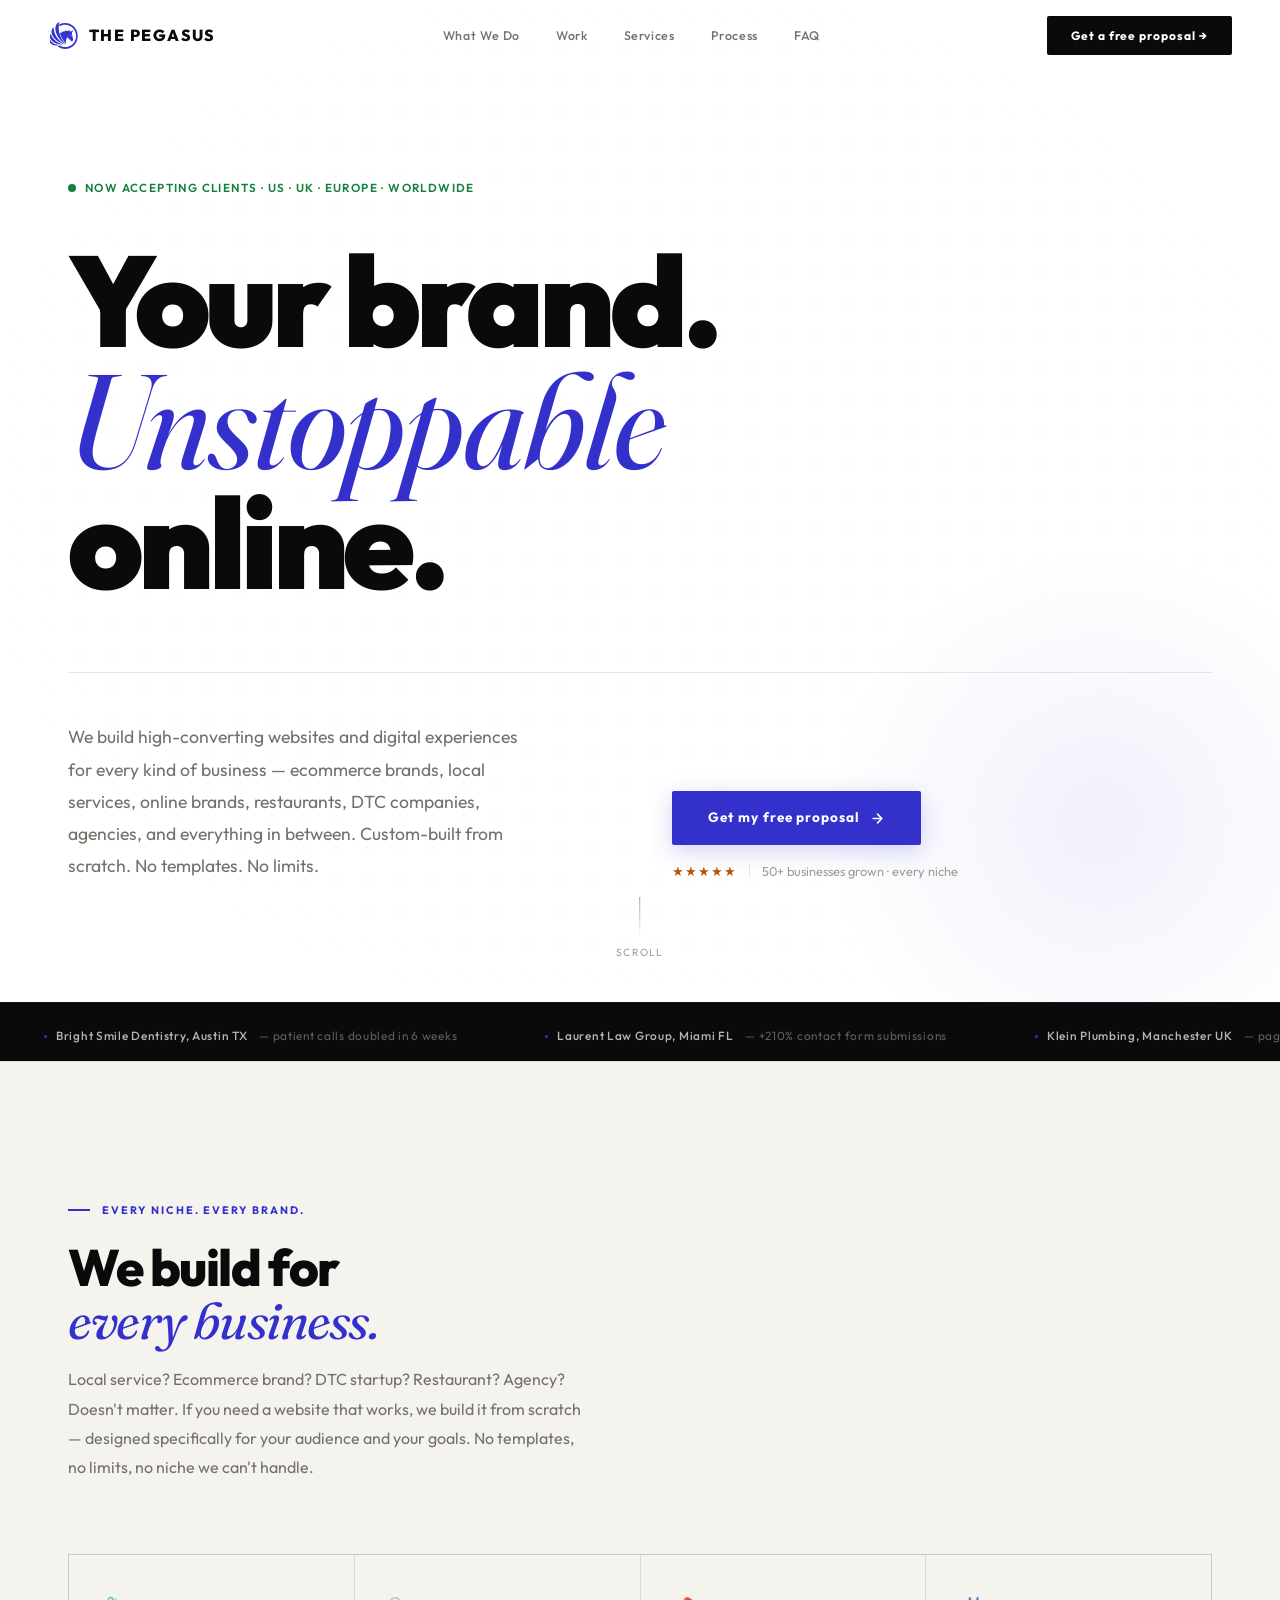
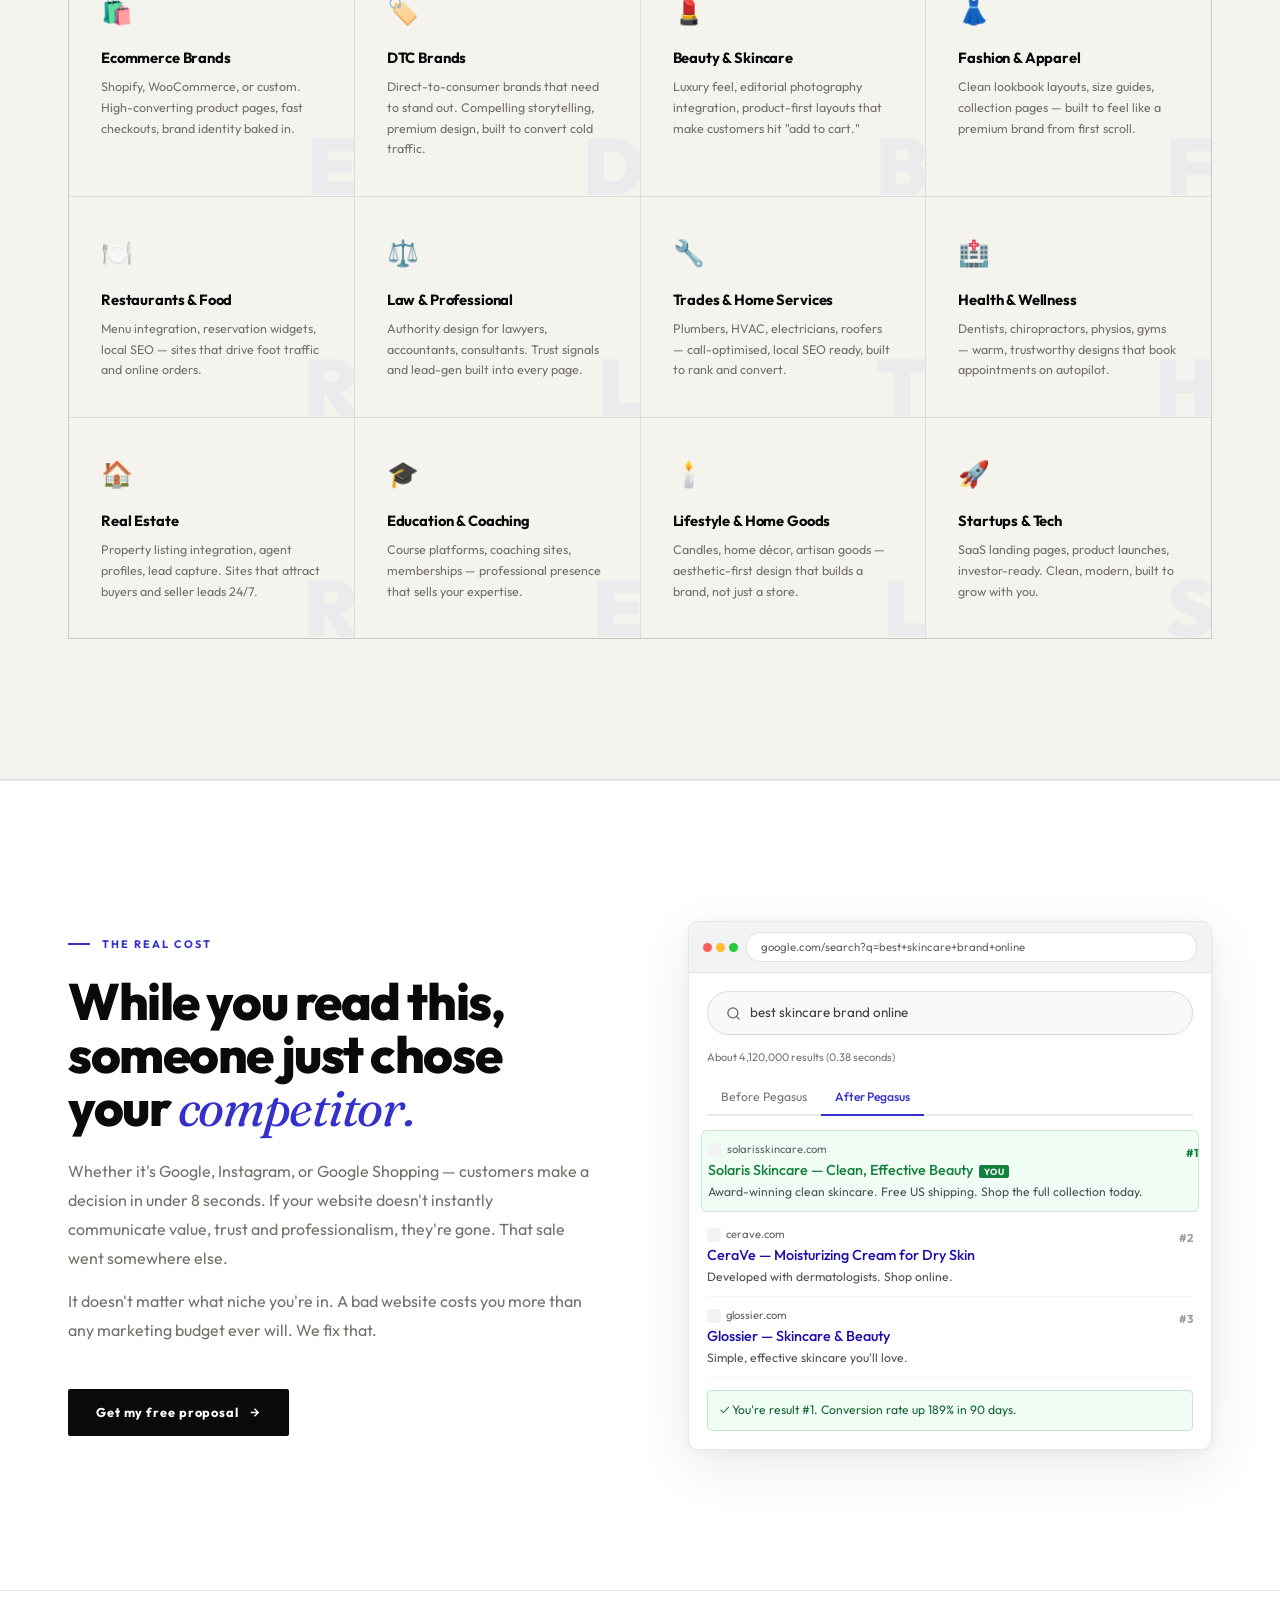
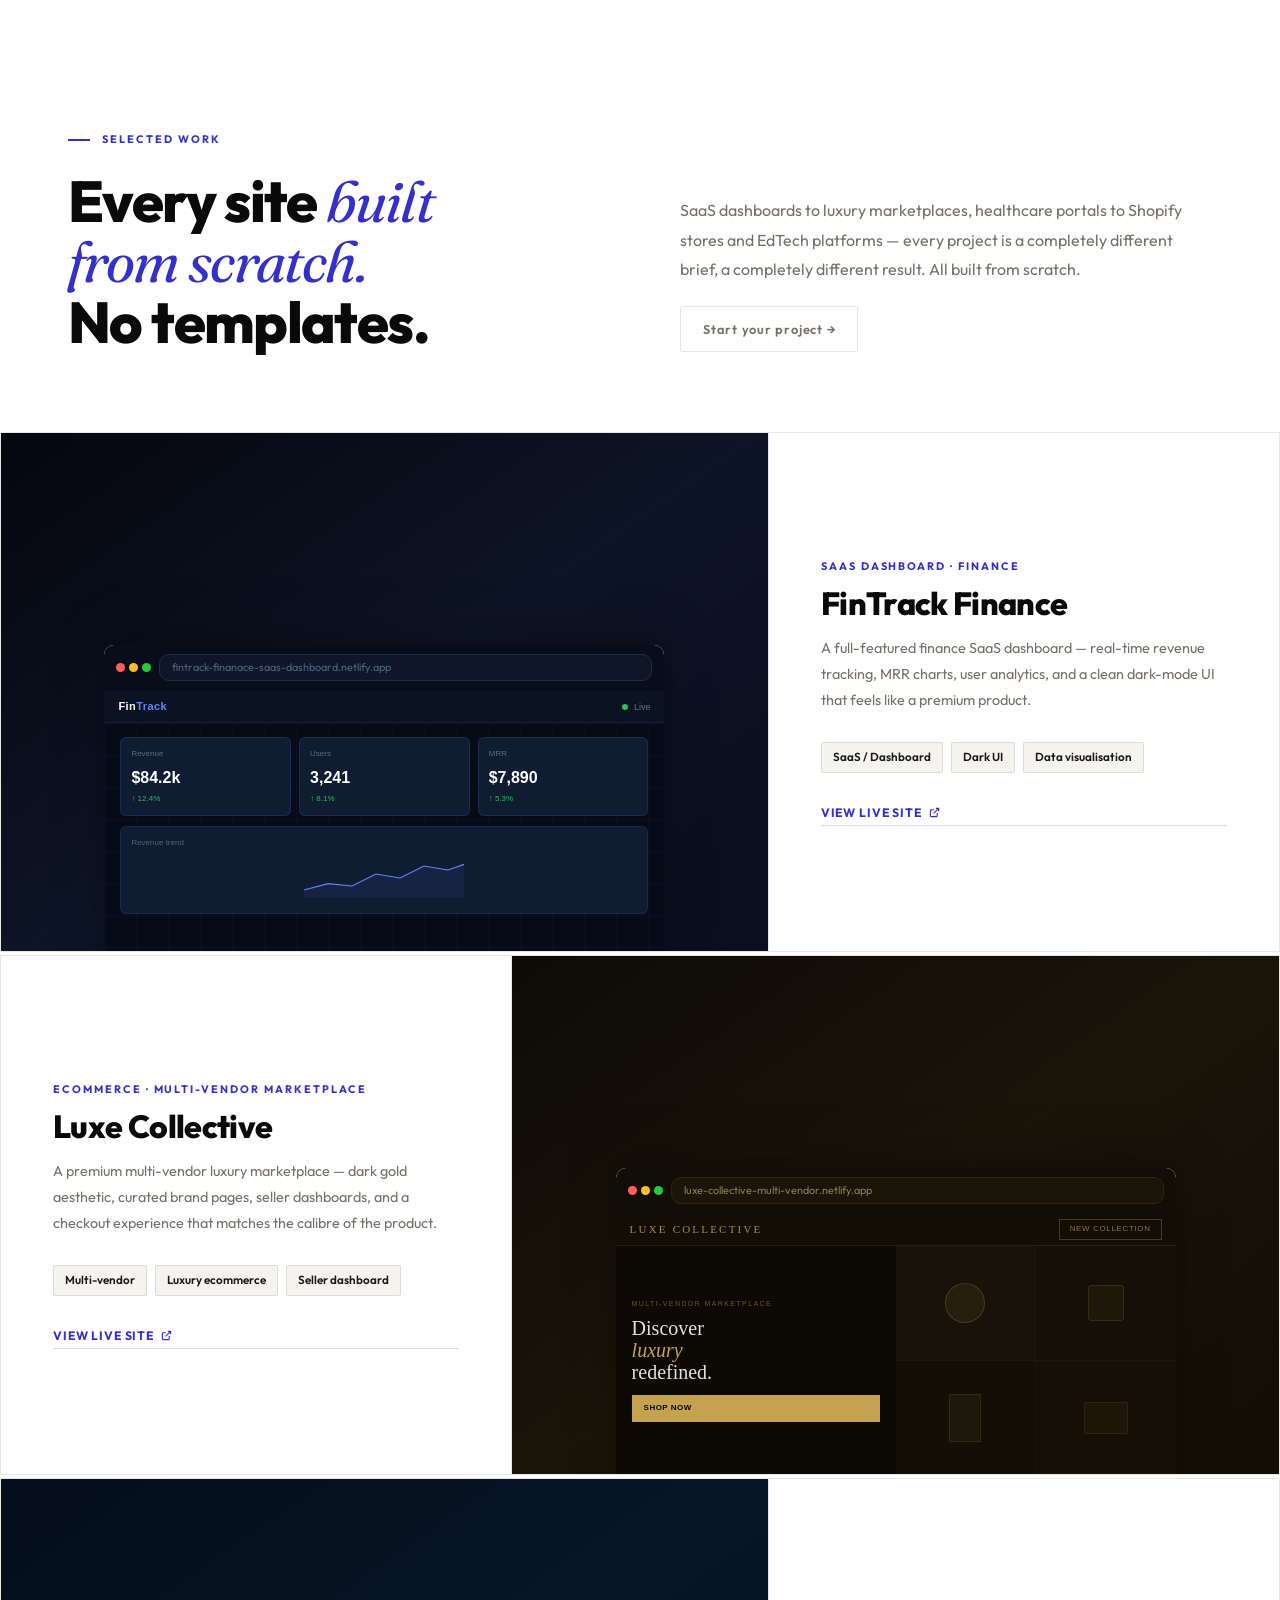
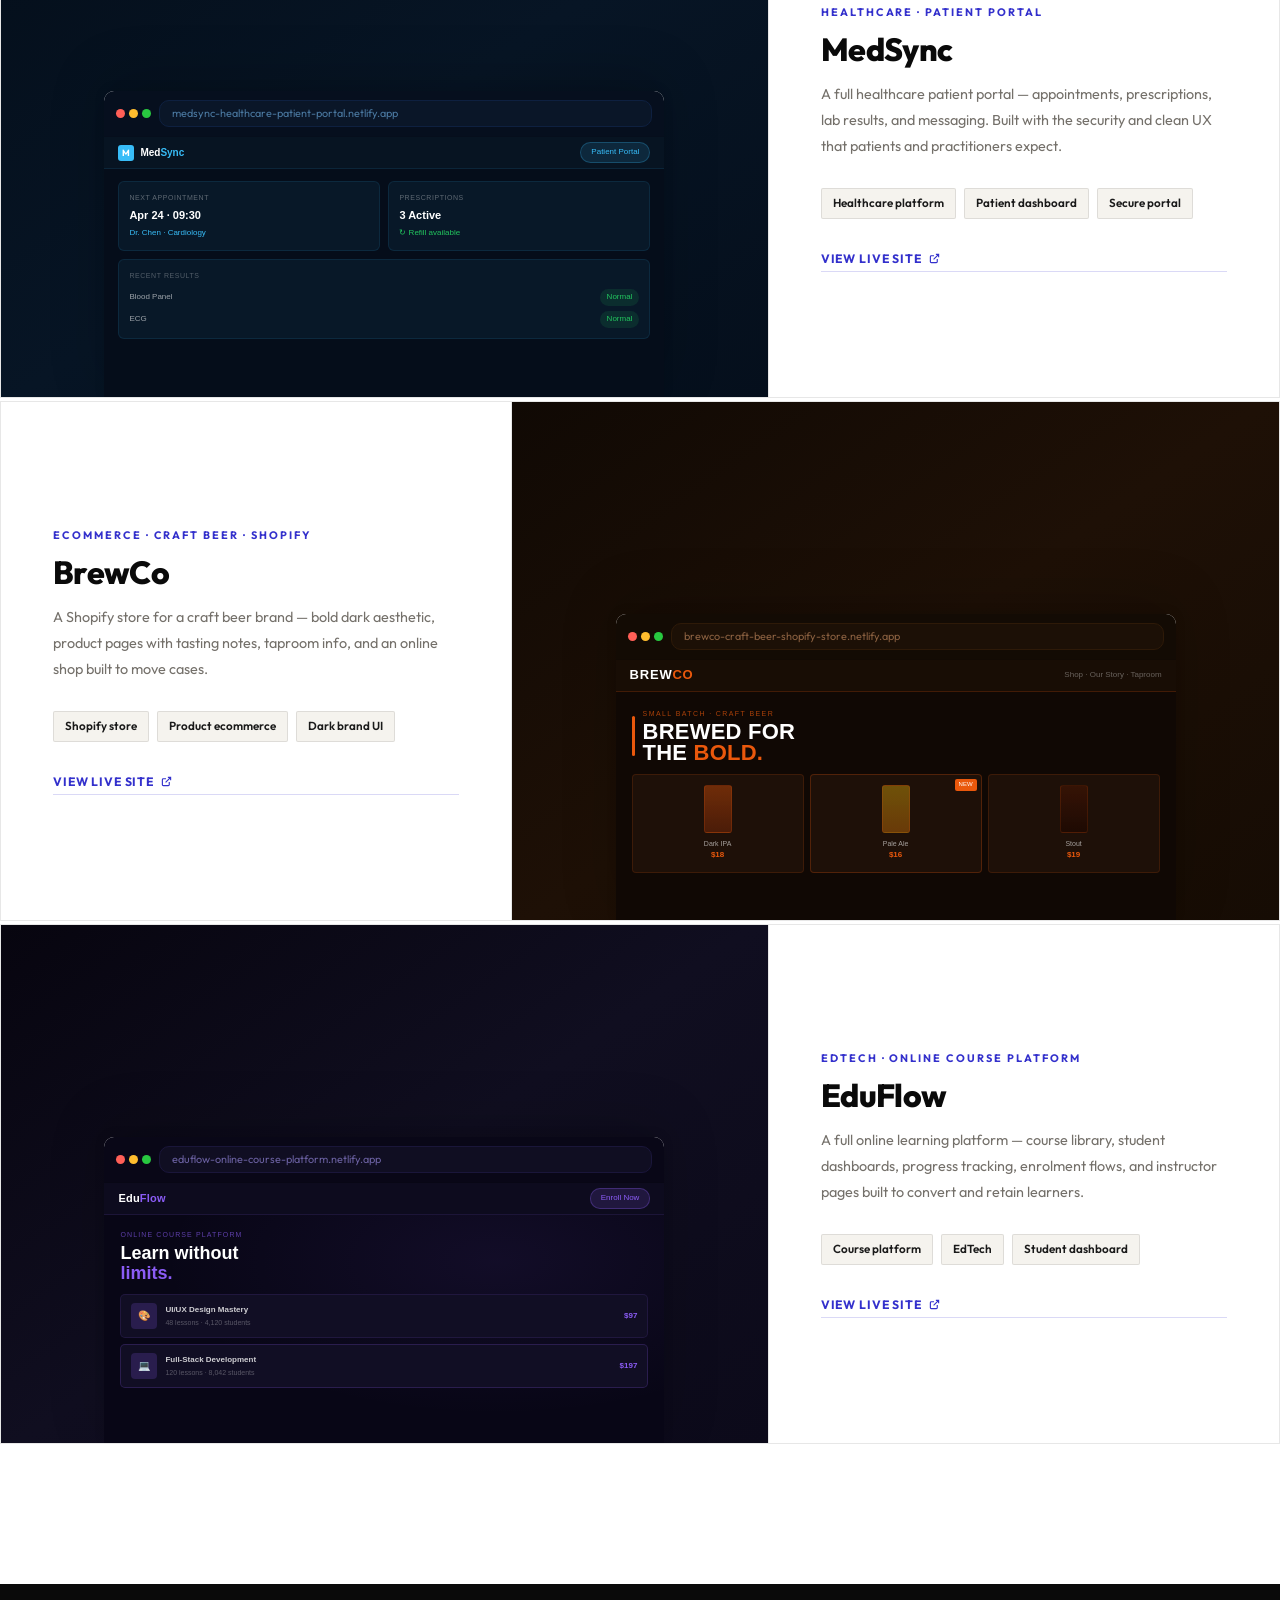
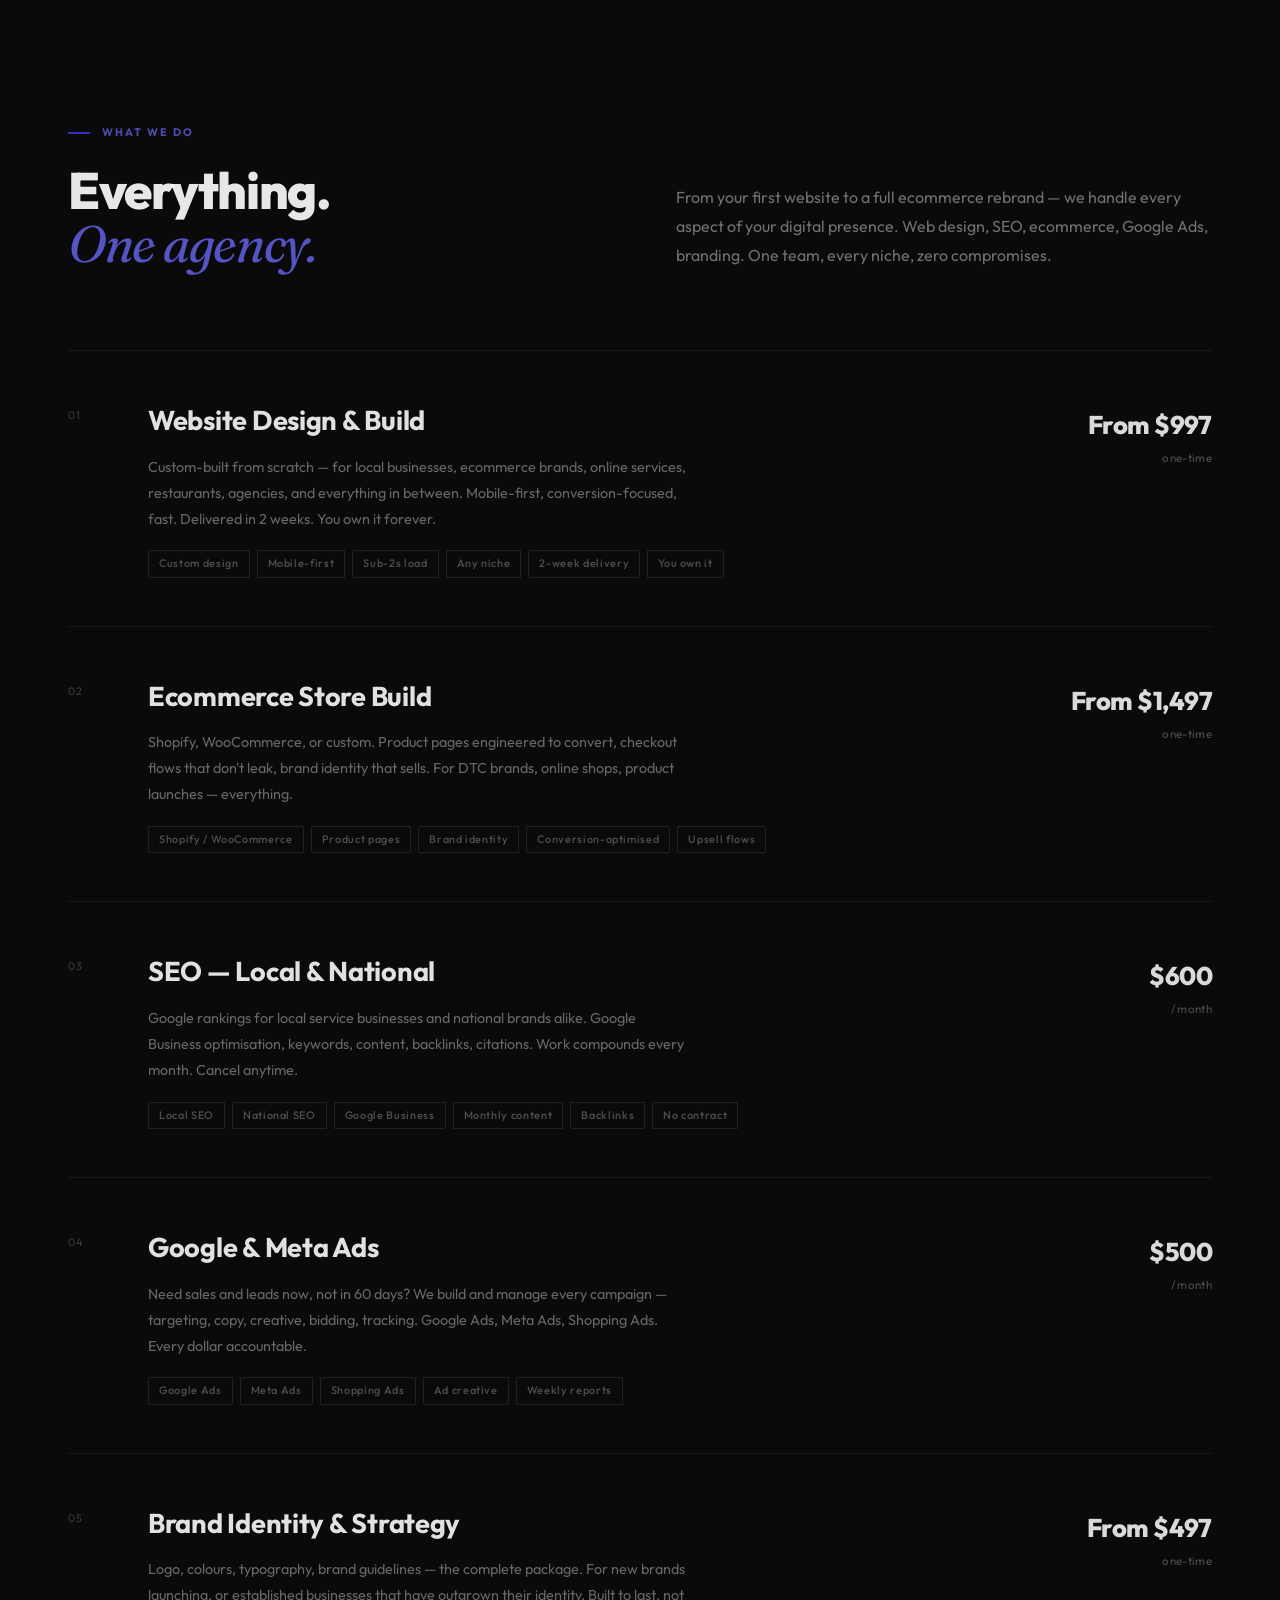
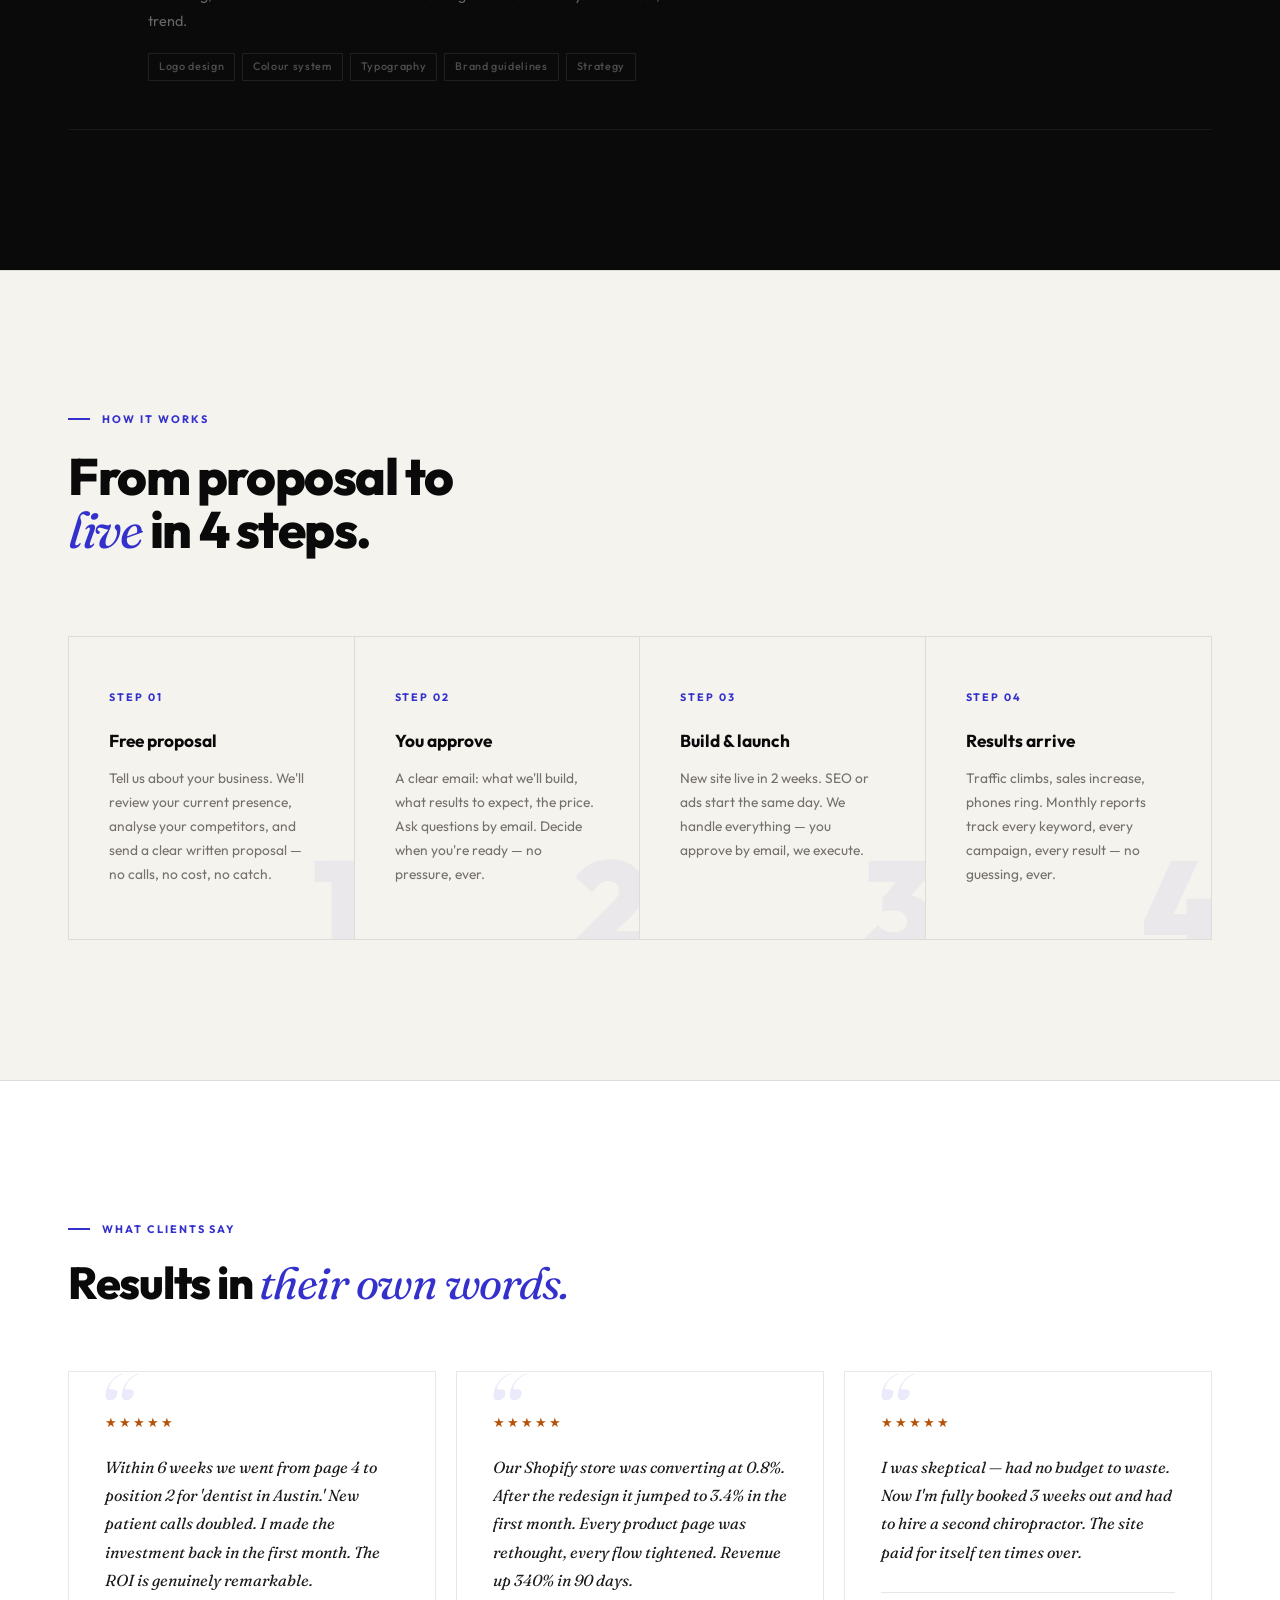
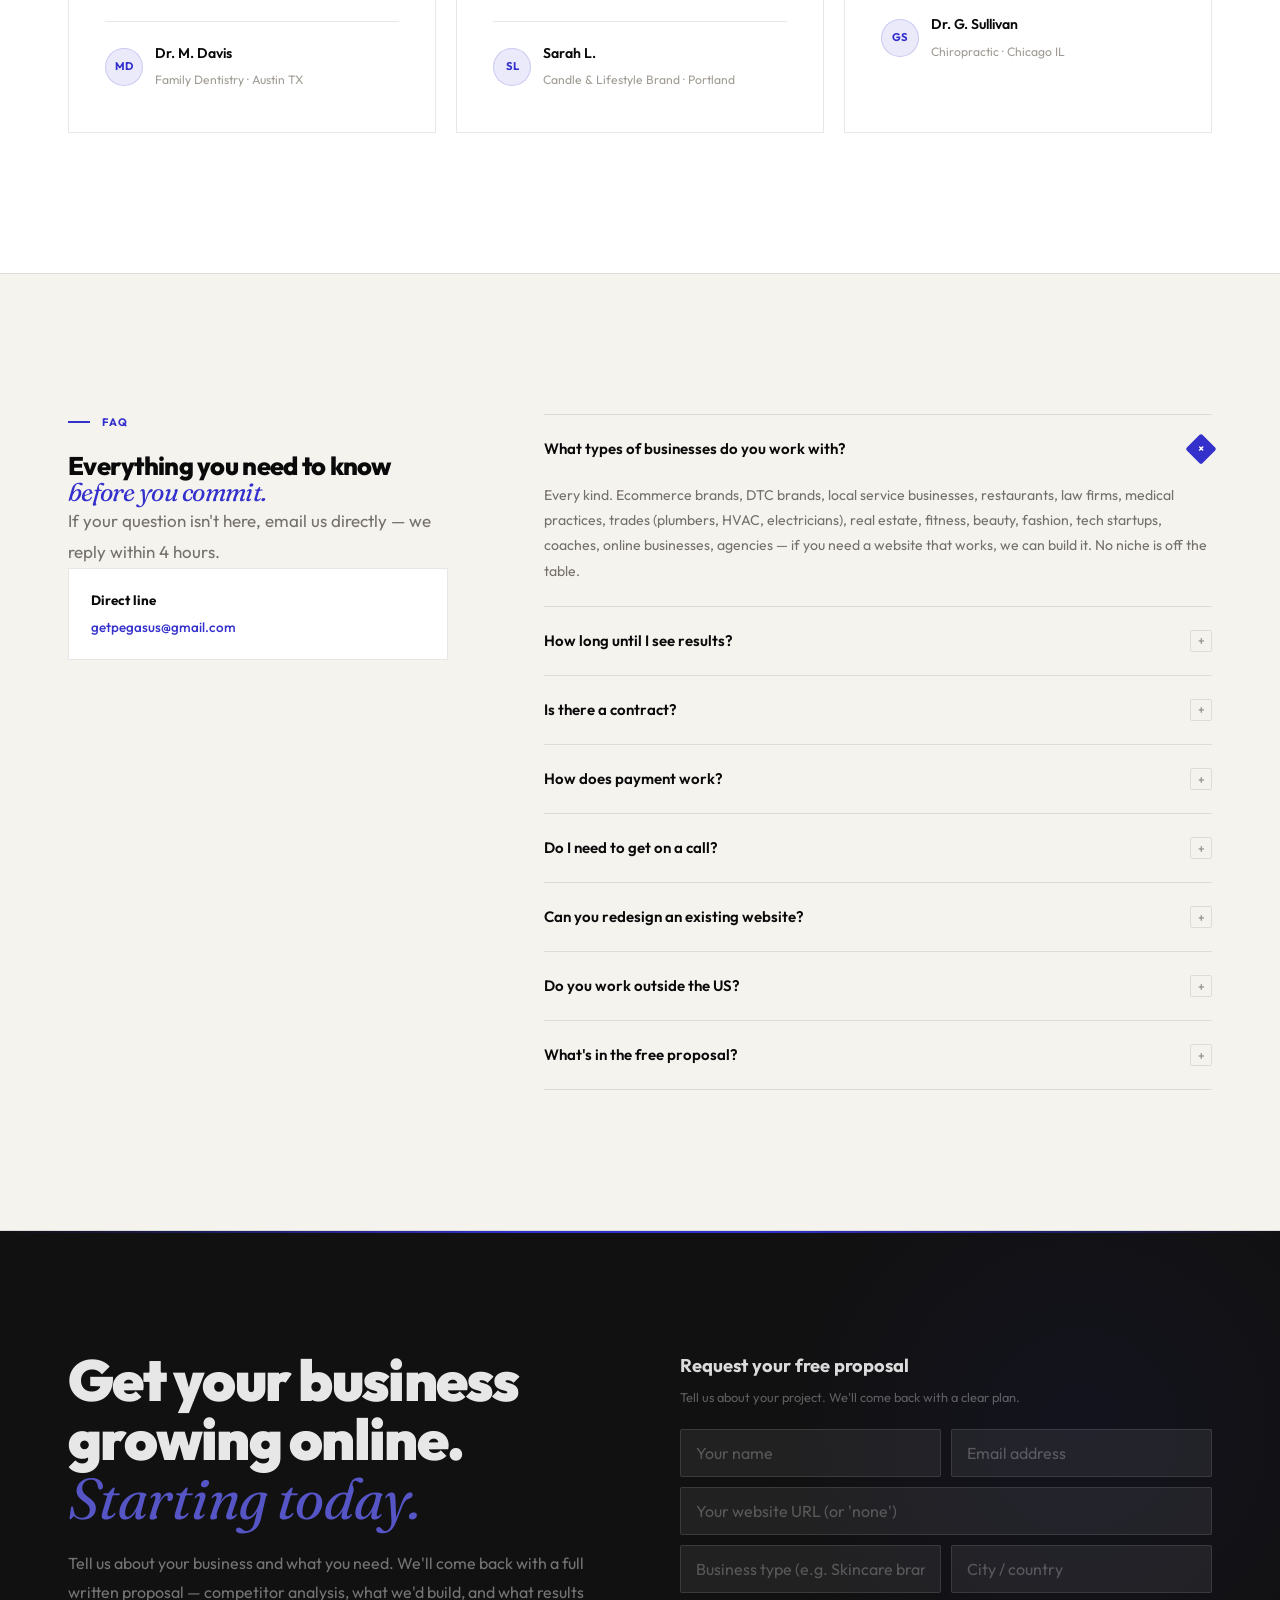
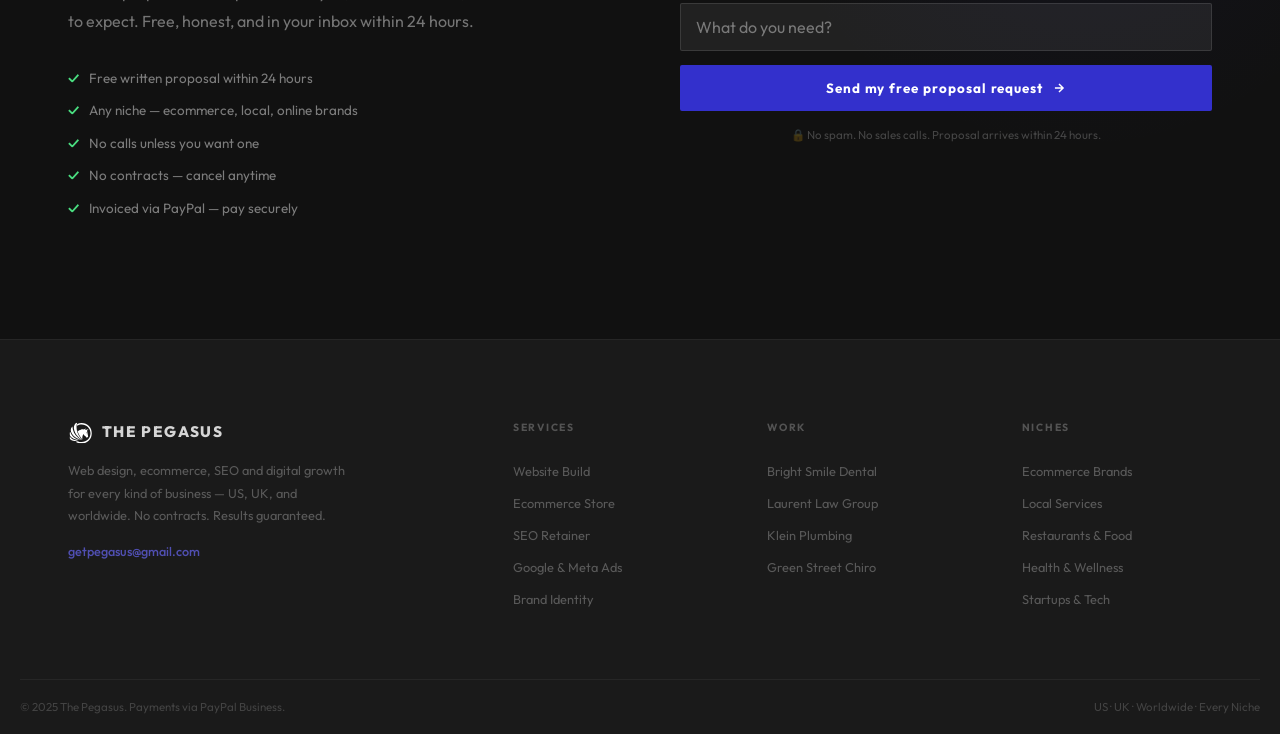
<file: index.html>
<!DOCTYPE html>
<html lang="en">
<head>
<meta charset="UTF-8"/>
<meta name="viewport" content="width=device-width,initial-scale=1.0"/>
<title>The Pegasus — Web Design, Ecommerce & Digital Growth Agency</title>
<meta name="description" content="We build high-converting websites for every kind of business — ecommerce brands, local services, online businesses, DTC brands, restaurants, and more. Custom design. Real results."/>
<link rel="preconnect" href="https://fonts.googleapis.com"/>
<link rel="preconnect" href="https://fonts.gstatic.com" crossorigin/>
<link href="https://fonts.googleapis.com/css2?family=Outfit:wght@300;400;500;600;700;800;900&family=Fraunces:ital,opsz,wght@1,9..144,300;1,9..144,400;1,9..144,600&display=swap" rel="stylesheet"/>
<style>

/* ══════════════════════════════════════════
   THE PEGASUS v5 — Full-Spectrum Agency
   Design principle: space is the message.
   ══════════════════════════════════════════ */

:root {
  --cream:      #ffffff;
  --cream-2:    #f5f3ee;
  --cream-3:    #ece9e0;
  --black:      #0a0a0a;
  --black-2:    #111111;
  --black-3:    #1a1a1a;
  --ink:        #141414;
  --muted:      #74706a;
  --faint:      #a09c95;
  --line:       rgba(20,20,20,.10);
  --line-soft:  rgba(20,20,20,.06);

  --blue:       #3330cc;
  --blue-h:     #4745d8;
  --blue-10:    rgba(51,48,204,.10);
  --blue-20:    rgba(51,48,204,.18);
  --blue-glow:  rgba(51,48,204,.07);

  --green:      #15803d;
  --green-bg:   rgba(21,128,61,.08);
  --amber:      #b45309;

  --d: 'Outfit', sans-serif;
  --f: 'Fraunces', serif;

  --max: 1240px;
  --nav: 72px;
}

*, *::before, *::after { box-sizing: border-box; margin: 0; padding: 0; }
html { scroll-behavior: smooth; -webkit-text-size-adjust: 100%; }
body {
  background: var(--cream);
  color: var(--ink);
  font-family: var(--d);
  font-size: 17px;
  line-height: 1.6;
  -webkit-font-smoothing: antialiased;
  overflow-x: hidden;
}
a  { color: inherit; text-decoration: none; }
ul { list-style: none; }
img { display: block; max-width: 100%; }
button { font-family: var(--d); cursor: pointer; border: none; background: none; }
p { color: var(--muted); line-height: 1.82; }

.w  { max-width: var(--max); margin: 0 auto; padding: 0 48px; }
.w--narrow { max-width: 860px; }
@media (max-width: 640px) { .w { padding: 0 22px; } }


/* ══ NAV ══════════════════════════════════ */

.nav {
  position: fixed; top: 0; left: 0; right: 0; z-index: 900;
  height: var(--nav);
  display: flex; align-items: center; justify-content: space-between;
  padding: 0 48px;
  transition: background .3s, border-color .3s;
  border-bottom: 1px solid transparent;
}
.nav.on {
  background: rgba(255,255,255,.95);
  backdrop-filter: blur(18px);
  border-bottom-color: var(--line);
}
@media (max-width: 640px) { .nav { padding: 0 22px; } }
@media (max-width: 768px) { .nav-btn { display: none; } }

.nav-logo {
  display: flex; align-items: center; gap: 11px;
  font-family: var(--d); font-size: 1rem; font-weight: 800;
  letter-spacing: .09em; text-transform: uppercase; color: var(--black);
}
.nav-logo img { width: 30px; height: 30px; object-fit: contain; }

.nav-links { display: flex; align-items: center; gap: 36px; }
.nav-links a { font-size: .78rem; font-weight: 500; letter-spacing: .05em; color: var(--muted); transition: color .15s; }
.nav-links a:hover { color: var(--black); }

.nav-btn {
  font-size: .75rem; font-weight: 700; letter-spacing: .08em;
  padding: 10px 24px; background: var(--black); color: var(--cream);
  border-radius: 2px; transition: background .15s, transform .15s;
}
.nav-btn:hover { background: var(--black-3); transform: translateY(-1px); }

.burger {
  display: none; flex-direction: column; gap: 5px;
  width: 42px; height: 42px; align-items: center; justify-content: center;
}
.burger span { display: block; width: 18px; height: 1.5px; background: var(--ink); transition: all .24s; }
.burger.x span:nth-child(1) { transform: rotate(45deg) translate(4px,4px); }
.burger.x span:nth-child(2) { opacity: 0; }
.burger.x span:nth-child(3) { transform: rotate(-45deg) translate(4px,-4px); }

@media (max-width: 900px) { .nav-links { display: none; } .burger { display: flex; } }

.mob {
  position: fixed; inset: 0; top: var(--nav); z-index: 899;
  background: var(--cream);
  padding: 12px 28px 40px;
  transform: translateX(102%); transition: transform .3s cubic-bezier(.4,0,.2,1);
  border-top: 1px solid var(--line);
  display: flex; flex-direction: column;
}
.mob.on { transform: translateX(0); }
.mob a { display: block; padding: 16px 0; font-size: 1.1rem; font-weight: 500; color: var(--muted); border-bottom: 1px solid var(--line); transition: color .15s; }
.mob a:hover { color: var(--black); }
.mob-cta { margin-top: 24px; padding: 16px; background: var(--black); color: var(--cream); text-align: center; font-weight: 700; font-size: .9rem; letter-spacing: .06em; border-bottom: none !important; border-radius: 2px; }


/* ══ HERO ═════════════════════════════════ */

.hero {
  min-height: 100svh;
  padding-top: var(--nav);
  display: flex; align-items: center;
  position: relative; overflow: hidden;
  background: var(--cream);
}

.hero::before {
  content: '';
  position: absolute; inset: 0; pointer-events: none;
  background-image: radial-gradient(rgba(20,20,20,.08) 1px, transparent 1px);
  background-size: 32px 32px;
  mask-image: radial-gradient(ellipse 90% 90% at 50% 50%, black 0%, transparent 100%);
}

.hero::after {
  content: '';
  position: absolute; bottom: -120px; right: -120px;
  width: 600px; height: 600px;
  background: radial-gradient(circle, var(--blue-glow) 0%, transparent 65%);
  pointer-events: none;
}

.hero-inner {
  position: relative; z-index: 1;
  width: 100%; padding: 100px 48px 120px;
}
@media (max-width: 640px) { .hero-inner { padding: 64px 22px 88px; } }

.hero-status {
  display: inline-flex; align-items: center; gap: 9px;
  font-size: .73rem; font-weight: 600; letter-spacing: .12em; text-transform: uppercase;
  color: var(--green); margin-bottom: 44px;
}
.hero-status-dot {
  width: 8px; height: 8px; border-radius: 50%; background: var(--green); flex-shrink: 0;
  animation: breathe 2.8s ease-in-out infinite;
}
@keyframes breathe { 0%,100%{box-shadow:0 0 0 0 rgba(21,128,61,.5)} 50%{box-shadow:0 0 0 7px rgba(21,128,61,0)} }

.hero-h {
  font-family: var(--d);
  font-size: clamp(4.5rem, 10vw, 10.5rem);
  font-weight: 900;
  line-height: .92;
  letter-spacing: -.04em;
  color: var(--black);
  margin-bottom: 0;
}
.hero-h .italic {
  font-family: var(--f);
  font-style: italic;
  font-weight: 400;
  color: var(--blue);
  letter-spacing: -.01em;
  font-size: 1.05em;
}

.hero-footer {
  display: grid; grid-template-columns: 1fr 1fr;
  gap: 64px; align-items: end;
  margin-top: 72px; padding-top: 48px;
  border-top: 1px solid var(--line);
}
@media (max-width: 768px) { .hero-footer { grid-template-columns: 1fr; gap: 32px; margin-top: 48px; } }

.hero-desc { font-size: 1.1rem; color: var(--muted); line-height: 1.82; max-width: 460px; }

.hero-right { display: flex; flex-direction: column; align-items: flex-start; gap: 16px; }
.btn-cta {
  display: inline-flex; align-items: center; gap: 10px;
  font-family: var(--d); font-size: .85rem; font-weight: 700; letter-spacing: .07em;
  padding: 16px 36px; background: var(--blue); color: white;
  border-radius: 2px; transition: all .18s;
  box-shadow: 0 6px 24px rgba(51,48,204,.22);
}
.btn-cta:hover { background: var(--blue-h); transform: translateY(-2px); box-shadow: 0 10px 36px rgba(51,48,204,.28); }
.btn-cta svg { transition: transform .18s; }
.btn-cta:hover svg { transform: translateX(4px); }

.hero-proof {
  display: flex; align-items: center; gap: 12px;
  font-size: .8rem; color: var(--faint);
}
.hero-proof-stars { color: var(--amber); letter-spacing: 1px; }
.hero-proof-sep { width: 1px; height: 14px; background: var(--line); }

.hero-scroll {
  position: absolute; bottom: 40px; left: 50%; transform: translateX(-50%);
  display: flex; flex-direction: column; align-items: center; gap: 8px;
  color: var(--faint); font-size: .65rem; letter-spacing: .12em; text-transform: uppercase;
}
.scroll-line { width: 1px; height: 40px; background: linear-gradient(to bottom, var(--faint), transparent); animation: scrollFade 2s ease-in-out infinite; }
@keyframes scrollFade { 0%,100%{opacity:.3;transform:scaleY(.5);transform-origin:top} 50%{opacity:1;transform:scaleY(1)} }


/* ══ TICKER ═══════════════════════════════ */

.ticker {
  background: var(--black); padding: 15px 0;
  overflow: hidden; white-space: nowrap;
  border-top: 1px solid rgba(255,255,255,.05);
}
.ticker-t { display: inline-flex; animation: tick 50s linear infinite; }
.ticker-t:hover { animation-play-state: paused; }
.ti { display: inline-flex; align-items: center; gap: 9px; padding: 0 44px; font-size: .74rem; font-weight: 400; letter-spacing: .06em; color: rgba(255,255,255,.35); }
.ti strong { color: rgba(255,255,255,.7); font-weight: 500; }
.ti-dot { width: 3px; height: 3px; border-radius: 50%; background: var(--blue); flex-shrink: 0; }
@keyframes tick { 0%{transform:translateX(0)} 100%{transform:translateX(-50%)} }


/* ══ SECTION UTILITIES ════════════════════ */

.section { padding: 140px 0; }
@media (max-width: 768px) { .section { padding: 88px 0; } }

.eyebrow {
  display: flex; align-items: center; gap: 12px;
  font-size: .68rem; font-weight: 700; letter-spacing: .18em; text-transform: uppercase;
  color: var(--blue); margin-bottom: 22px;
}
.eyebrow::before { content: ''; width: 22px; height: 2px; background: var(--blue); flex-shrink: 0; }

.section-h {
  font-family: var(--d); font-weight: 800; letter-spacing: -.028em; line-height: 1.04;
  color: var(--black);
}
.section-h .f { font-family: var(--f); font-style: italic; font-weight: 400; color: var(--blue); }

.btn-solid {
  display: inline-flex; align-items: center; gap: 9px;
  font-size: .8rem; font-weight: 700; letter-spacing: .07em;
  padding: 13px 28px; background: var(--black); color: var(--cream);
  border-radius: 2px; transition: all .18s;
}
.btn-solid:hover { background: var(--black-3); transform: translateY(-1px); }
.btn-solid svg { transition: transform .18s; }
.btn-solid:hover svg { transform: translateX(3px); }

.btn-line {
  display: inline-flex; align-items: center; gap: 8px;
  font-size: .8rem; font-weight: 600; letter-spacing: .06em;
  padding: 12px 22px; color: var(--muted);
  border: 1px solid var(--line); border-radius: 2px; transition: all .18s;
}
.btn-line:hover { border-color: var(--ink); color: var(--black); }


/* ══ NICHES / EVERYTHING WE DO ═══════════ */

.niches-section {
  background: var(--cream-2);
  border-top: 1px solid var(--line); border-bottom: 1px solid var(--line);
}
.niches-head { margin-bottom: 72px; }
.niches-head .section-h { font-size: clamp(2.4rem, 4vw, 3.6rem); max-width: 16ch; margin-bottom: 18px; }
.niches-head p { color: var(--muted); font-size: 1rem; line-height: 1.82; max-width: 520px; }

.niches-grid {
  display: grid; grid-template-columns: repeat(4, 1fr); gap: 1px;
  background: var(--line); border: 1px solid var(--line);
}
@media (max-width: 860px) { .niches-grid { grid-template-columns: repeat(2,1fr); } }
@media (max-width: 480px) { .niches-grid { grid-template-columns: 1fr 1fr; } }

.niche-card {
  background: var(--cream-2);
  padding: 36px 32px;
  transition: background .2s;
  position: relative; overflow: hidden;
}
.niche-card:hover { background: white; }
.niche-icon {
  font-size: 1.6rem; margin-bottom: 14px; display: block;
  transition: transform .2s;
}
.niche-card:hover .niche-icon { transform: scale(1.1); }
.niche-card h3 {
  font-size: .92rem; font-weight: 700; color: var(--black);
  margin-bottom: 8px; letter-spacing: -.01em;
}
.niche-card p { font-size: .78rem; color: var(--muted); line-height: 1.65; }
.niche-bg {
  position: absolute; bottom: -10px; right: -4px;
  font-size: 5rem; font-weight: 900; opacity: .04;
  color: var(--blue); line-height: 1; pointer-events: none;
  font-family: var(--d);
}


/* ══ PROBLEM / SERP ═══════════════════════ */

.problem-section {
  background: var(--cream);
  border-top: 1px solid var(--line); border-bottom: 1px solid var(--line);
}
.problem-grid {
  display: grid; grid-template-columns: 1fr 1fr;
  gap: 96px; align-items: center;
}
@media (max-width: 900px) { .problem-grid { grid-template-columns: 1fr; gap: 56px; } }

.problem-text .section-h { font-size: clamp(2.4rem, 4vw, 3.6rem); margin-bottom: 22px; }
.problem-text p { font-size: 1rem; margin-bottom: 14px; }
.problem-text p:last-of-type { margin-bottom: 36px; }

/* ─ Google SERP mockup ─ */
.serp-card {
  background: white;
  border: 1px solid var(--line);
  border-radius: 10px;
  overflow: hidden;
  box-shadow: 0 16px 56px rgba(0,0,0,.09), 0 2px 8px rgba(0,0,0,.04);
}
.serp-chrome {
  background: #f1f3f4; padding: 10px 14px;
  display: flex; align-items: center; gap: 8px;
  border-bottom: 1px solid rgba(0,0,0,.07);
}
.s-dots { display: flex; gap: 4px; }
.s-dots span { width: 9px; height: 9px; border-radius: 50%; }
.s-dots span:nth-child(1) { background: #ff5f57; }
.s-dots span:nth-child(2) { background: #ffbd2e; }
.s-dots span:nth-child(3) { background: #28c840; }
.s-url { flex: 1; background: white; border: 1px solid rgba(0,0,0,.11); border-radius: 14px; padding: 5px 14px; font-size: .71rem; color: #5f6368; white-space: nowrap; overflow: hidden; text-overflow: ellipsis; }

.serp-body { padding: 18px; }
.s-bar {
  display: flex; align-items: center; gap: 9px;
  background: #f8f9fa; border: 1.5px solid #dadce0;
  border-radius: 26px; padding: 10px 18px; margin-bottom: 14px;
  cursor: pointer; transition: border-color .2s, box-shadow .2s;
}
.s-bar:hover { border-color: var(--blue); box-shadow: 0 0 0 3px var(--blue-10); }
.s-bar-icon { color: #5f6368; }
.s-bar span { font-size: .84rem; color: #3c4043; }
.s-meta { font-size: .69rem; color: #70757a; margin-bottom: 12px; }

.s-tabs { display: flex; border-bottom: 2px solid #e8eaed; margin-bottom: 14px; }
.s-tab {
  font-size: .76rem; padding: 8px 14px; color: #70757a;
  cursor: pointer; border-bottom: 2px solid transparent; margin-bottom: -2px;
  transition: color .15s, border-color .15s;
}
.s-tab.on { color: var(--blue); border-bottom-color: var(--blue); font-weight: 500; }

.s-result { padding: 10px 0; border-bottom: 1px solid #f1f3f4; position: relative; }
.s-result:last-child { border: none; }
.s-domain { font-size: .7rem; color: #5f6368; margin-bottom: 2px; display: flex; align-items: center; gap: 5px; }
.s-domain::before { content: ''; width: 14px; height: 14px; background: #f1f3f4; border-radius: 3px; flex-shrink: 0; }
.s-title { font-size: .9rem; font-weight: 500; color: #1a0dab; margin-bottom: 3px; line-height: 1.3; }
.s-snip { font-size: .76rem; color: #4d5156; line-height: 1.52; }
.s-pos { position: absolute; right: 0; top: 13px; font-size: .71rem; font-weight: 700; color: var(--faint); }

.s-you { background: #f0fdf4; border: 1px solid rgba(21,128,61,.18); border-radius: 6px; margin: 4px -6px; padding: 10px 6px; }
.s-you .s-title { color: var(--green); }
.s-you .s-pos { color: var(--green); }
.you-tag { display: inline-block; background: var(--green); color: white; font-size: .56rem; font-weight: 700; padding: 1px 5px; border-radius: 2px; margin-left: 6px; vertical-align: middle; letter-spacing: .04em; text-transform: uppercase; }

.s-warn { margin-top: 12px; padding: 10px 12px; background: #fef9e7; border: 1px solid #fde68a; border-radius: 5px; font-size: .76rem; color: #78350f; line-height: 1.55; }
.s-good { margin-top: 12px; padding: 10px 12px; background: #f0fdf4; border: 1px solid rgba(21,128,61,.2); border-radius: 5px; font-size: .76rem; color: #166534; line-height: 1.55; }


/* ══ WORK ═════════════════════════════════ */

.work-section { background: var(--cream); }

.work-intro {
  display: grid; grid-template-columns: 1fr 1fr;
  gap: 80px; align-items: end; margin-bottom: 80px;
}
@media (max-width: 860px) { .work-intro { grid-template-columns: 1fr; gap: 24px; } }
.work-intro .section-h { font-size: clamp(2.4rem, 4.5vw, 4rem); }
.work-intro-right p { color: var(--muted); font-size: 1rem; line-height: 1.82; margin-bottom: 22px; }

.projects { display: flex; flex-direction: column; gap: 3px; }

.project {
  display: grid; grid-template-columns: 60fr 40fr;
  min-height: 520px;
  border: 1px solid var(--line);
  overflow: hidden;
  transition: box-shadow .4s;
}
.project:hover { box-shadow: 0 20px 72px rgba(0,0,0,.1); z-index: 2; position: relative; }
.project.flip { grid-template-columns: 40fr 60fr; }
.project.flip .proj-visual { order: 2; }
.project.flip .proj-info  { order: 1; border-left: none; border-right: 1px solid var(--line); }
@media (max-width: 860px) {
  .project, .project.flip { grid-template-columns: 1fr; min-height: auto; }
  .project.flip .proj-visual { order: 1; }
  .project.flip .proj-info   { order: 2; border: none; border-top: 1px solid var(--line); }
}

.proj-visual {
  position: relative; overflow: hidden;
  min-height: 360px;
}
.proj-bg {
  position: absolute; inset: 0;
  transition: transform .6s cubic-bezier(.16,1,.3,1);
}
.project:hover .proj-bg { transform: scale(1.03); }

.pv-dental { background: linear-gradient(145deg,#f0ece3 0%,#e4f0e8 55%,#cce4d8 100%); }
.pv-law    { background: linear-gradient(145deg,#050505 0%,#100f08 50%,#060602 100%); }
.pv-plumb  { background: linear-gradient(145deg,#081523 0%,#0f2035 50%,#162844 100%); }
.pv-chiro  { background: linear-gradient(145deg,#faf6ee 0%,#eaf3ec 50%,#d8ecdf 100%); }
.pv-ecom   { background: linear-gradient(145deg,#0f0f0f 0%,#181418 50%,#0c0c10 100%); }

.proj-browser {
  position: absolute;
  bottom: 0; left: 50%;
  transform: translateX(-50%);
  width: 82%; max-width: 560px;
  background: white;
  border-radius: 10px 10px 0 0;
  box-shadow: 0 -12px 56px rgba(0,0,0,.18), 0 -2px 12px rgba(0,0,0,.08);
  overflow: hidden;
  transition: transform .6s cubic-bezier(.16,1,.3,1);
}
.project:hover .proj-browser { transform: translateX(-50%) translateY(-18px); }

.pb-bar {
  display: flex; align-items: center; gap: 8px;
  padding: 9px 12px; border-bottom: 1px solid rgba(0,0,0,.07);
}
.pb-dots { display: flex; gap: 4px; }
.pb-dots span { width: 9px; height: 9px; border-radius: 50%; }
.pb-dots span:nth-child(1) { background: #ff5f57; }
.pb-dots span:nth-child(2) { background: #ffbd2e; }
.pb-dots span:nth-child(3) { background: #28c840; }
.pb-url { flex: 1; border-radius: 10px; padding: 4px 12px; font-size: .68rem; white-space: nowrap; overflow: hidden; text-overflow: ellipsis; }

.proj-info {
  padding: 52px 52px;
  display: flex; flex-direction: column; justify-content: center;
  background: var(--cream); border-left: 1px solid var(--line);
}
@media (max-width: 860px) { .proj-info { padding: 36px 26px; border-left: none; border-top: 1px solid var(--line); } }

.proj-cat { font-size: .68rem; font-weight: 700; letter-spacing: .18em; text-transform: uppercase; color: var(--blue); margin-bottom: 11px; }
.proj-name { font-family: var(--d); font-size: clamp(1.6rem, 2.5vw, 2.2rem); font-weight: 800; color: var(--black); letter-spacing: -.02em; line-height: 1.06; margin-bottom: 16px; }
.proj-desc { font-size: .9rem; color: var(--muted); line-height: 1.8; margin-bottom: 28px; }

.proj-pills { display: flex; flex-wrap: wrap; gap: 8px; margin-bottom: 30px; }
.proj-pill {
  display: flex; align-items: center; gap: 5px;
  padding: 5px 11px; background: var(--cream-2); border: 1px solid var(--line);
  border-radius: 2px; font-size: .73rem; font-weight: 600; color: var(--black-3);
}
.proj-pill .up { color: var(--green); font-size: .75rem; }

.proj-link {
  display: inline-flex; align-items: center; gap: 7px;
  font-size: .76rem; font-weight: 700; letter-spacing: .07em; text-transform: uppercase;
  color: var(--blue);
  padding-bottom: 3px; border-bottom: 1px solid var(--blue-20);
  transition: gap .18s, border-color .18s;
}
.proj-link:hover { gap: 11px; border-bottom-color: var(--blue); }


/* ══ SERVICES ════════════════════════════ */

.svc-section { background: var(--black); }

.svc-head {
  display: grid; grid-template-columns: 1fr 1fr;
  gap: 72px; align-items: end; margin-bottom: 80px;
}
@media (max-width: 860px) { .svc-head { grid-template-columns: 1fr; gap: 24px; } }
.svc-head .section-h { font-size: clamp(2.4rem, 4vw, 3.5rem); color: rgba(255,255,255,.9); }
.svc-head .section-h .f { color: rgba(99,98,230,.85); }
.svc-head p { color: rgba(255,255,255,.42); font-size: 1rem; line-height: 1.82; }

.svc-rows { border-top: 1px solid rgba(255,255,255,.06); }
.svc-row {
  display: grid; grid-template-columns: 80px 1fr 180px;
  gap: 0; padding: 48px 0; border-bottom: 1px solid rgba(255,255,255,.06);
  position: relative; transition: background .18s;
}
.svc-row::before {
  content: ''; position: absolute; left: -48px; top: 0; bottom: 0; width: 3px;
  background: var(--blue); transform: scaleY(0); transform-origin: bottom; transition: transform .3s;
}
@media (max-width: 640px) { .svc-row::before { left: -22px; } }
.svc-row:hover { background: rgba(255,255,255,.02); }
.svc-row:hover::before { transform: scaleY(1); }
@media (max-width: 640px) { .svc-row { grid-template-columns: 52px 1fr; } }

.svc-n {
  font-size: .68rem; font-weight: 400; letter-spacing: .12em;
  color: rgba(255,255,255,.2); padding-top: 8px;
}
.svc-body h3 {
  font-size: clamp(1.3rem, 2.5vw, 1.7rem); font-weight: 700;
  color: rgba(255,255,255,.88); margin-bottom: 12px; letter-spacing: -.01em;
}
.svc-body p { font-size: .9rem; color: rgba(255,255,255,.38); line-height: 1.8; max-width: 540px; margin-bottom: 18px; }
.svc-tags { display: flex; flex-wrap: wrap; gap: 7px; }
.svc-tag {
  font-size: .68rem; font-weight: 500; letter-spacing: .06em;
  padding: 4px 10px; border: 1px solid rgba(255,255,255,.09);
  color: rgba(255,255,255,.28); border-radius: 1px; transition: all .18s;
}
.svc-row:hover .svc-tag { border-color: rgba(99,98,230,.35); color: rgba(255,255,255,.45); }

.svc-price {
  font-family: var(--d); font-size: clamp(1.3rem, 2vw, 1.8rem); font-weight: 800;
  color: rgba(255,255,255,.85); letter-spacing: -.02em;
  text-align: right; padding-top: 6px; white-space: nowrap;
}
.svc-price small { display: block; font-size: .72rem; font-weight: 400; color: rgba(255,255,255,.28); margin-top: 3px; letter-spacing: .03em; }
@media (max-width: 640px) { .svc-price { display: none; } }


/* ══ PROCESS ══════════════════════════════ */

.process-section {
  background: var(--cream-2);
  border-top: 1px solid var(--line); border-bottom: 1px solid var(--line);
}
.process-head { margin-bottom: 80px; }
.process-head .section-h { font-size: clamp(2.4rem, 4vw, 3.5rem); max-width: 14ch; }

.steps {
  display: grid; grid-template-columns: repeat(4,1fr);
  border: 1px solid var(--line);
}
@media (max-width: 860px) { .steps { grid-template-columns: 1fr 1fr; } }
@media (max-width: 480px) { .steps { grid-template-columns: 1fr; } }

.step {
  padding: 52px 40px; border-right: 1px solid var(--line);
  position: relative; overflow: hidden; transition: background .2s;
}
.step:last-child { border-right: none; }
.step:hover { background: var(--cream-3); }

.step-bg {
  position: absolute; bottom: -30px; right: -10px;
  font-family: var(--d); font-size: 8rem; font-weight: 900;
  color: rgba(51,48,204,.055); line-height: 1; pointer-events: none;
  transition: color .2s;
}
.step:hover .step-bg { color: rgba(51,48,204,.10); }

.step-n { display: block; font-size: .67rem; font-weight: 700; letter-spacing: .18em; text-transform: uppercase; color: var(--blue); margin-bottom: 20px; }
.step h3 { font-family: var(--d); font-size: 1.08rem; font-weight: 700; color: var(--black); margin-bottom: 12px; position: relative; z-index: 1; }
.step p { font-size: .86rem; color: var(--muted); line-height: 1.75; position: relative; z-index: 1; }


/* ══ TESTIMONIALS ═════════════════════════ */

.testi-section { background: var(--cream); }

.testi-head { margin-bottom: 64px; }
.testi-head .section-h { font-size: clamp(2.2rem, 3.5vw, 3.2rem); }

.testi-grid { display: grid; grid-template-columns: repeat(3,1fr); gap: 20px; }
@media (max-width: 860px) { .testi-grid { grid-template-columns: 1fr; gap: 14px; } }

.tc {
  background: white; border: 1px solid var(--line);
  padding: 40px 36px; position: relative; overflow: hidden;
  transition: border-color .2s, transform .2s, box-shadow .2s;
}
.tc:hover { border-color: var(--blue-20); transform: translateY(-4px); box-shadow: 0 12px 40px rgba(51,48,204,.08); }
.tc::before {
  content: '\201C'; position: absolute; top: -10px; left: 22px;
  font-family: var(--f); font-size: 7rem; font-style: italic;
  color: var(--blue-10); line-height: 1; pointer-events: none;
}
.tc-stars { color: var(--amber); font-size: .82rem; letter-spacing: 2px; margin-bottom: 20px; }
.tc-text {
  font-family: var(--f); font-size: 1rem; font-style: italic;
  color: var(--black-3); line-height: 1.78; margin-bottom: 26px; position: relative; z-index: 1;
}
.tc-meta { display: flex; align-items: center; gap: 12px; padding-top: 20px; border-top: 1px solid var(--line); }
.tc-av { width: 38px; height: 38px; border-radius: 50%; background: var(--blue-10); border: 1px solid var(--blue-20); display: flex; align-items: center; justify-content: center; font-size: .7rem; font-weight: 700; color: var(--blue); flex-shrink: 0; }
.tc-meta strong { display: block; font-size: .88rem; color: var(--black); font-weight: 600; }
.tc-meta span { font-size: .76rem; color: var(--faint); }


/* ══ FAQ ══════════════════════════════════ */

.faq-section {
  background: var(--cream-2);
  border-top: 1px solid var(--line); border-bottom: 1px solid var(--line);
}

.faq-layout { display: grid; grid-template-columns: 380px 1fr; gap: 96px; }
@media (max-width: 860px) { .faq-layout { grid-template-columns: 1fr; gap: 40px; } }

.faq-left .section-h { font-size: clamp(2rem, 3vw, 2.8rem); margin-bottom: 18px; }
.faq-left > p { color: var(--muted); font-size: .94rem; line-height: 1.82; margin-bottom: 28px; }
.faq-contact {
  background: white; border: 1px solid var(--line); padding: 20px 22px;
  font-size: .84rem; color: var(--muted); line-height: 1.72;
}
.faq-contact a { color: var(--blue); font-weight: 500; }

.faq-list { border-top: 1px solid var(--line); }
.fq { border-bottom: 1px solid var(--line); }
.fq-q {
  display: flex; align-items: center; justify-content: space-between; gap: 18px;
  padding: 22px 0; cursor: pointer;
  font-size: .94rem; font-weight: 600; color: var(--black);
  transition: color .15s; -webkit-tap-highlight-color: transparent;
}
.fq-q:hover { color: var(--blue); }
.fq-icon {
  width: 22px; height: 22px; flex-shrink: 0;
  display: flex; align-items: center; justify-content: center;
  border: 1px solid var(--line); color: var(--faint); font-size: .75rem;
  border-radius: 2px; transition: all .22s;
}
.fq.o .fq-icon { background: var(--blue); border-color: var(--blue); color: white; transform: rotate(45deg); }
.fq-a { max-height: 0; overflow: hidden; transition: max-height .3s ease; }
.fq.o .fq-a { max-height: 320px; }
.fq-a-in { padding: 0 0 22px; font-size: .88rem; color: var(--muted); line-height: 1.8; }


/* ══ CTA ══════════════════════════════════ */

.cta-section {
  background: var(--black-2); padding: 120px 0;
  position: relative; overflow: hidden;
}
.cta-section::before {
  content: ''; position: absolute; top: 0; left: 0; right: 0; height: 2px;
  background: linear-gradient(to right, transparent 0%, var(--blue) 40%, var(--blue) 60%, transparent 100%);
}
.cta-section::after {
  content: '';
  position: absolute; top: -150px; right: -150px;
  width: 700px; height: 700px;
  background: radial-gradient(circle, rgba(51,48,204,.07) 0%, transparent 65%);
  pointer-events: none;
}
.cta-inner {
  position: relative; z-index: 1;
  display: grid; grid-template-columns: 1fr 1fr; gap: 96px; align-items: start;
}
@media (max-width: 860px) { .cta-inner { grid-template-columns: 1fr; gap: 52px; } }

.cta-left h2 {
  font-family: var(--d); font-size: clamp(2.4rem, 4.5vw, 4rem); font-weight: 900;
  color: rgba(255,255,255,.9); letter-spacing: -.03em; line-height: 1.02; margin-bottom: 20px;
}
.cta-left h2 .f { font-family: var(--f); font-style: italic; font-weight: 400; color: rgba(99,98,230,.85); letter-spacing: -.01em; }
.cta-left > p { color: rgba(255,255,255,.42); font-size: 1rem; line-height: 1.82; margin-bottom: 32px; }

.cta-checks { display: flex; flex-direction: column; gap: 11px; }
.cc { display: flex; align-items: center; gap: 10px; font-size: .84rem; color: rgba(255,255,255,.45); }
.cc::before { content: '✓'; color: #4ade80; font-weight: 700; flex-shrink: 0; }

.cta-form-title { font-family: var(--d); font-size: 1.15rem; font-weight: 700; color: rgba(255,255,255,.85); margin-bottom: 5px; }
.cta-form-sub { font-size: .8rem; color: rgba(255,255,255,.32); margin-bottom: 20px; }
.cta-form { display: flex; flex-direction: column; gap: 10px; }
.cf-row { display: grid; grid-template-columns: 1fr 1fr; gap: 10px; }
@media (max-width: 768px) { .cf-row { grid-template-columns: 1fr; } }
.cta-form input, .cta-form select {
  background: rgba(255,255,255,.07); border: 1px solid rgba(255,255,255,.11);
  padding: 13px 15px; color: rgba(255,255,255,.85);
  font-family: var(--d); font-size: 16px; outline: none;
  transition: border-color .18s, background .18s; border-radius: 2px; -webkit-appearance: none;
}
.cta-form input::placeholder { color: rgba(255,255,255,.25); }
.cta-form input:focus { border-color: var(--blue); background: rgba(255,255,255,.1); }
.cta-form select { color: rgba(255,255,255,.4); }
.cta-form select option { background: #1a1a1a; }
.submit-btn {
  padding: 15px; background: var(--blue); color: white;
  font-family: var(--d); font-size: .84rem; font-weight: 700; letter-spacing: .07em;
  border: none; cursor: pointer; transition: background .18s; border-radius: 2px;
  display: flex; align-items: center; justify-content: center; gap: 9px; margin-top: 4px;
}
.submit-btn:hover { background: var(--blue-h); }
.cta-note { font-size: .72rem; color: rgba(255,255,255,.22); text-align: center; margin-top: 4px; }

.form-success { display: none; padding: 36px; border: 1px solid rgba(99,98,230,.35); text-align: center; border-radius: 2px; }
.form-success.on { display: block; }
.form-success h3 { color: rgba(255,255,255,.85); font-family: var(--d); font-weight: 700; margin-bottom: 8px; font-size: 1.1rem; }
.form-success p { font-size: .88rem; color: rgba(255,255,255,.38); }


/* ══ FOOTER ═══════════════════════════════ */

footer { background: var(--black-3); padding: 80px 0 0; border-top: 1px solid rgba(255,255,255,.05); }
.footer-top {
  display: grid; grid-template-columns: 2fr 1fr 1fr 1fr;
  gap: 64px; padding-bottom: 64px; border-bottom: 1px solid rgba(255,255,255,.05);
}
@media (max-width: 860px) { .footer-top { grid-template-columns: 1fr 1fr; gap: 32px; } }

.f-logo { display: flex; align-items: center; gap: 10px; font-family: var(--d); font-size: .95rem; font-weight: 800; letter-spacing: .09em; text-transform: uppercase; color: rgba(255,255,255,.82); margin-bottom: 14px; }
.f-logo img { width: 24px; height: 24px; filter: brightness(0) invert(1); }
.footer-brand p { font-size: .8rem; color: rgba(255,255,255,.28); line-height: 1.78; max-width: 280px; }
.f-email { display: inline-block; margin-top: 14px; font-size: .79rem; color: rgba(99,98,230,.75); font-weight: 500; transition: color .15s; }
.f-email:hover { color: rgba(99,98,230,1); }

.f-col strong { display: block; font-size: .65rem; font-weight: 700; letter-spacing: .17em; text-transform: uppercase; color: rgba(255,255,255,.25); margin-bottom: 18px; }
.f-col a { display: flex; align-items: center; min-height: 32px; font-size: .8rem; color: rgba(255,255,255,.28); transition: color .15s; }
.f-col a:hover { color: rgba(255,255,255,.8); }

.footer-btm { display: flex; align-items: center; justify-content: space-between; padding: 18px 0; font-size: .72rem; color: rgba(255,255,255,.18); flex-wrap: wrap; gap: 8px; }


/* ══ ANIMATIONS ═══════════════════════════ */

@keyframes fadU { from{opacity:0;transform:translateY(24px)} to{opacity:1;transform:translateY(0)} }
.rev { opacity: 0; transform: translateY(20px); transition: opacity .65s ease, transform .65s ease; }
.rev.in { opacity: 1; transform: translateY(0); }

@media (prefers-reduced-motion: reduce) {
  *, *::before, *::after { animation-duration: .01ms !important; transition-duration: .01ms !important; }
  .rev { opacity: 1; transform: none; }
}

/* ══ MOBILE FIXES ═════════════════════════ */
@media (max-width: 768px) {
  .section { padding: 72px 0; }
  .hero-inner { padding: 64px 22px 88px; }
  .hero-h { font-size: clamp(3.2rem, 11vw, 4.8rem); }
  .hero-footer { margin-top: 40px; padding-top: 32px; gap: 24px; }
  .hero-desc { font-size: 1rem; }
  .problem-grid { gap: 40px; }
  .work-intro { margin-bottom: 48px; }
  .work-intro .section-h { font-size: clamp(2rem, 8vw, 3rem); }
  .projects { gap: 2px; }
  .project, .project.flip { grid-template-columns: 1fr; min-height: auto; }
  .project.flip .proj-visual { order: 1; }
  .project.flip .proj-info   { order: 2; border-right: none; border-top: 1px solid var(--line); }
  .project.flip .proj-info   { border-left: none; }
  .proj-visual { min-height: 280px; height: 280px; }
  .proj-browser { width: 88%; bottom: 0; }
  .project:hover .proj-browser { transform: translateX(-50%) translateY(0); }
  .proj-browser .pb-preview-tall { height: 180px !important; }
  .proj-browser > div:last-child { max-height: 200px; overflow: hidden; }
  .proj-info { padding: 32px 24px; border-left: none; }
  .proj-name { font-size: 1.5rem; }
  .proj-desc { font-size: .87rem; }
  .proj-preview { display: flex !important; flex-direction: column !important; height: 180px !important; overflow: hidden; }
  .proj-preview-dark { height: 180px !important; overflow: hidden; }
  .proj-plumb-inner { display: flex !important; flex-direction: column !important; height: auto !important; overflow: hidden; }
  .proj-plumb-inner > div:last-child { display: none !important; }
  .svc-row { grid-template-columns: 44px 1fr; gap: 0; padding: 36px 0; position: relative; }
  .svc-price { display: block !important; grid-column: 2; grid-row: 2; text-align: left; font-size: 1.1rem; padding: 14px 0 0; margin-top: 0; color: rgba(255,255,255,.55); border-top: none; white-space: nowrap; }
  .svc-price small { display: inline; margin-left: 5px; font-size: .7rem; color: rgba(255,255,255,.28); }
  .svc-row { display: grid; grid-template-columns: 44px 1fr; grid-template-rows: auto auto; }
  .svc-n { grid-column: 1; grid-row: 1; }
  .svc-body { grid-column: 2; grid-row: 1; }
  .svc-price { grid-column: 2; grid-row: 2; }
  .step { padding: 36px 28px; }
  .step-bg { font-size: 6rem; bottom: -18px; }
  .testi-grid { gap: 14px; }
  .tc { padding: 32px 26px; }
  .faq-layout { gap: 32px; }
  .faq-left .section-h { font-size: 2rem; }
  .cta-section { padding: 80px 0; }
  .cta-inner { gap: 40px; }
  .cta-left h2 { font-size: clamp(2rem, 8vw, 3rem); }
  .footer-top { grid-template-columns: 1fr 1fr; gap: 28px; }
  .niches-grid { grid-template-columns: 1fr 1fr; }
  .niche-card { padding: 24px 20px; }
}
@media (max-width: 390px) {
  .niches-grid { grid-template-columns: 1fr; }
  .niche-card { padding: 22px 18px; }
}

</style>
</head>
<body>

<!-- ═══ NAV ═══════════════════════════════ -->
<nav class="nav" id="nav">
  <a href="/" class="nav-logo">
    <img src="images/logo.svg" alt="The Pegasus"/>
    The Pegasus
  </a>
  <div class="nav-links">
    <a href="#niches">What We Do</a>
    <a href="#work">Work</a>
    <a href="#services">Services</a>
    <a href="#process">Process</a>
    <a href="#faq">FAQ</a>
  </div>
  <div style="display:flex;align-items:center;gap:10px">
    <a href="#cta" class="nav-btn">Get a free proposal →</a>
    <button class="burger" id="burger" aria-label="Menu" aria-expanded="false">
      <span></span><span></span><span></span>
    </button>
  </div>
</nav>
<div class="mob" id="mob">
  <a href="#niches">What We Do</a>
  <a href="#work">Work</a>
  <a href="#services">Services</a>
  <a href="#process">Process</a>
  <a href="#faq">FAQ</a>
  <a href="#cta" class="mob-cta">Get free proposal →</a>
</div>


<!-- ═══ HERO ═══════════════════════════════ -->
<section class="hero">
  <div class="w hero-inner">
    <div class="hero-status">
      <div class="hero-status-dot"></div>
      Now accepting clients · US · UK · Europe · Worldwide
    </div>

    <h1 class="hero-h" style="animation:fadU .55s ease both">
      Your brand.<br/>
      <span class="italic">Unstoppable</span><br/>
      online.
    </h1>

    <div class="hero-footer">
      <p class="hero-desc">
        We build high-converting websites and digital experiences for every kind of business — ecommerce brands, local services, online brands, restaurants, DTC companies, agencies, and everything in between. Custom-built from scratch. No templates. No limits.
      </p>
      <div class="hero-right">
        <a href="#cta" class="btn-cta">
          Get my free proposal
          <svg width="15" height="15" viewBox="0 0 24 24" fill="none" stroke="currentColor" stroke-width="2.5" stroke-linecap="round" stroke-linejoin="round"><path d="M5 12h14m-7-7 7 7-7 7"/></svg>
        </a>
        <div class="hero-proof">
          <span class="hero-proof-stars">★★★★★</span>
          <span class="hero-proof-sep"></span>
          <span>50+ businesses grown · every niche</span>
        </div>
      </div>
    </div>
  </div>
  <div class="hero-scroll">
    <div class="scroll-line"></div>
    <span>scroll</span>
  </div>
</section>


<!-- ═══ TICKER ══════════════════════════════ -->
<div class="ticker" aria-hidden="true">
  <div class="ticker-t">
    <span class="ti"><span class="ti-dot"></span><strong>Bright Smile Dentistry, Austin TX</strong>&thinsp;— patient calls doubled in 6 weeks</span>
    <span class="ti"><span class="ti-dot"></span><strong>Laurent Law Group, Miami FL</strong>&thinsp;— +210% contact form submissions</span>
    <span class="ti"><span class="ti-dot"></span><strong>Klein Plumbing, Manchester UK</strong>&thinsp;— page 5 → page 1 in 52 days</span>
    <span class="ti"><span class="ti-dot"></span><strong>Ember & Oak Candle Co, Portland</strong>&thinsp;— +340% ecommerce revenue in 3 months</span>
    <span class="ti"><span class="ti-dot"></span><strong>Solaris Skincare, LA</strong>&thinsp;— Shopify store redesign · conversion rate +189%</span>
    <span class="ti"><span class="ti-dot"></span><strong>Peak Auto Service, Denver CO</strong>&thinsp;— ranking for 8 page-1 keywords</span>
    <span class="ti"><span class="ti-dot"></span><strong>Roots & Remedy, NYC</strong>&thinsp;— new brand identity + online store launch</span>
    <span class="ti"><span class="ti-dot"></span><strong>Green Street Chiropractic, Chicago</strong>&thinsp;— fully booked 3 weeks out</span>
    <span class="ti"><span class="ti-dot"></span><strong>Bright Smile Dentistry, Austin TX</strong>&thinsp;— patient calls doubled in 6 weeks</span>
    <span class="ti"><span class="ti-dot"></span><strong>Laurent Law Group, Miami FL</strong>&thinsp;— +210% contact form submissions</span>
    <span class="ti"><span class="ti-dot"></span><strong>Klein Plumbing, Manchester UK</strong>&thinsp;— page 5 → page 1 in 52 days</span>
    <span class="ti"><span class="ti-dot"></span><strong>Ember & Oak Candle Co, Portland</strong>&thinsp;— +340% ecommerce revenue in 3 months</span>
    <span class="ti"><span class="ti-dot"></span><strong>Solaris Skincare, LA</strong>&thinsp;— Shopify store redesign · conversion rate +189%</span>
    <span class="ti"><span class="ti-dot"></span><strong>Peak Auto Service, Denver CO</strong>&thinsp;— ranking for 8 page-1 keywords</span>
    <span class="ti"><span class="ti-dot"></span><strong>Roots & Remedy, NYC</strong>&thinsp;— new brand identity + online store launch</span>
    <span class="ti"><span class="ti-dot"></span><strong>Green Street Chiropractic, Chicago</strong>&thinsp;— fully booked 3 weeks out</span>
  </div>
</div>


<!-- ═══ NICHES — EVERYTHING WE DO ═══════════ -->
<section class="niches-section section" id="niches">
  <div class="w">
    <div class="niches-head rev">
      <div class="eyebrow">Every niche. Every brand.</div>
      <h2 class="section-h">We build for<br/><span class="f">every business.</span></h2>
      <p>Local service? Ecommerce brand? DTC startup? Restaurant? Agency? Doesn't matter. If you need a website that works, we build it from scratch — designed specifically for your audience and your goals. No templates, no limits, no niche we can't handle.</p>
    </div>
    <div class="niches-grid">
      <div class="niche-card rev">
        <span class="niche-icon">🛍️</span>
        <h3>Ecommerce Brands</h3>
        <p>Shopify, WooCommerce, or custom. High-converting product pages, fast checkouts, brand identity baked in.</p>
        <div class="niche-bg">E</div>
      </div>
      <div class="niche-card rev">
        <span class="niche-icon">🏷️</span>
        <h3>DTC Brands</h3>
        <p>Direct-to-consumer brands that need to stand out. Compelling storytelling, premium design, built to convert cold traffic.</p>
        <div class="niche-bg">D</div>
      </div>
      <div class="niche-card rev">
        <span class="niche-icon">💄</span>
        <h3>Beauty & Skincare</h3>
        <p>Luxury feel, editorial photography integration, product-first layouts that make customers hit "add to cart."</p>
        <div class="niche-bg">B</div>
      </div>
      <div class="niche-card rev">
        <span class="niche-icon">👗</span>
        <h3>Fashion & Apparel</h3>
        <p>Clean lookbook layouts, size guides, collection pages — built to feel like a premium brand from first scroll.</p>
        <div class="niche-bg">F</div>
      </div>
      <div class="niche-card rev">
        <span class="niche-icon">🍽️</span>
        <h3>Restaurants & Food</h3>
        <p>Menu integration, reservation widgets, local SEO — sites that drive foot traffic and online orders.</p>
        <div class="niche-bg">R</div>
      </div>
      <div class="niche-card rev">
        <span class="niche-icon">⚖️</span>
        <h3>Law & Professional</h3>
        <p>Authority design for lawyers, accountants, consultants. Trust signals and lead-gen built into every page.</p>
        <div class="niche-bg">L</div>
      </div>
      <div class="niche-card rev">
        <span class="niche-icon">🔧</span>
        <h3>Trades & Home Services</h3>
        <p>Plumbers, HVAC, electricians, roofers — call-optimised, local SEO ready, built to rank and convert.</p>
        <div class="niche-bg">T</div>
      </div>
      <div class="niche-card rev">
        <span class="niche-icon">🏥</span>
        <h3>Health & Wellness</h3>
        <p>Dentists, chiropractors, physios, gyms — warm, trustworthy designs that book appointments on autopilot.</p>
        <div class="niche-bg">H</div>
      </div>
      <div class="niche-card rev">
        <span class="niche-icon">🏠</span>
        <h3>Real Estate</h3>
        <p>Property listing integration, agent profiles, lead capture. Sites that attract buyers and seller leads 24/7.</p>
        <div class="niche-bg">R</div>
      </div>
      <div class="niche-card rev">
        <span class="niche-icon">🎓</span>
        <h3>Education & Coaching</h3>
        <p>Course platforms, coaching sites, memberships — professional presence that sells your expertise.</p>
        <div class="niche-bg">E</div>
      </div>
      <div class="niche-card rev">
        <span class="niche-icon">🕯️</span>
        <h3>Lifestyle & Home Goods</h3>
        <p>Candles, home décor, artisan goods — aesthetic-first design that builds a brand, not just a store.</p>
        <div class="niche-bg">L</div>
      </div>
      <div class="niche-card rev">
        <span class="niche-icon">🚀</span>
        <h3>Startups & Tech</h3>
        <p>SaaS landing pages, product launches, investor-ready. Clean, modern, built to grow with you.</p>
        <div class="niche-bg">S</div>
      </div>
    </div>
  </div>
</section>


<!-- ═══ PROBLEM ══════════════════════════════ -->
<section class="problem-section section" id="problem">
  <div class="w">
    <div class="problem-grid">
      <div class="problem-text rev">
        <div class="eyebrow">The real cost</div>
        <h2 class="section-h">While you read this,<br/>someone just chose<br/>your <span class="f">competitor.</span></h2>
        <p>Whether it's Google, Instagram, or Google Shopping — customers make a decision in under 8 seconds. If your website doesn't instantly communicate value, trust and professionalism, they're gone. That sale went somewhere else.</p>
        <p>It doesn't matter what niche you're in. A bad website costs you more than any marketing budget ever will. We fix that.</p>
        <a href="#cta" class="btn-solid" style="margin-top:8px">
          Get my free proposal
          <svg width="13" height="13" viewBox="0 0 24 24" fill="none" stroke="currentColor" stroke-width="2.5"><path d="M5 12h14m-7-7 7 7-7 7"/></svg>
        </a>
      </div>

      <!-- Interactive SERP -->
      <div class="serp-card rev">
        <div class="serp-chrome">
          <div class="s-dots"><span></span><span></span><span></span></div>
          <div class="s-url">google.com/search?q=best+skincare+brand+online</div>
        </div>
        <div class="serp-body">
          <div class="s-bar">
            <svg class="s-bar-icon" width="15" height="15" viewBox="0 0 24 24" fill="none" stroke="currentColor" stroke-width="2" stroke-linecap="round" stroke-linejoin="round"><circle cx="11" cy="11" r="8"/><path d="m21 21-4.35-4.35"/></svg>
            <span>best skincare brand online</span>
          </div>
          <div class="s-meta">About 4,120,000 results (0.38 seconds)</div>
          <div class="s-tabs">
            <div class="s-tab" id="t-before" onclick="sBefore()">Before Pegasus</div>
            <div class="s-tab on" id="t-after" onclick="sAfter()">After Pegasus</div>
          </div>

          <div id="s-before" style="display:none">
            <div class="s-result"><div class="s-domain">cerave.com</div><div class="s-title">CeraVe — Moisturizing Cream for Dry Skin</div><div class="s-snip">Developed with dermatologists. Shop online.</div><div class="s-pos">#1</div></div>
            <div class="s-result"><div class="s-domain">glossier.com</div><div class="s-title">Glossier — Skincare & Beauty</div><div class="s-snip">Simple, effective skincare you'll love.</div><div class="s-pos">#2</div></div>
            <div class="s-result"><div class="s-domain">tatcha.com</div><div class="s-title">Tatcha Skincare | Japanese Beauty</div><div class="s-snip">Luxury Japanese skincare — shop now.</div><div class="s-pos">#3</div></div>
            <div class="s-warn">⚠ Your brand doesn't appear. Customers are buying from competitors right now.</div>
          </div>

          <div id="s-after">
            <div class="s-result s-you"><div class="s-domain">solarisskincare.com</div><div class="s-title">Solaris Skincare — Clean, Effective Beauty<span class="you-tag">You</span></div><div class="s-snip">Award-winning clean skincare. Free US shipping. Shop the full collection today.</div><div class="s-pos">#1</div></div>
            <div class="s-result"><div class="s-domain">cerave.com</div><div class="s-title">CeraVe — Moisturizing Cream for Dry Skin</div><div class="s-snip">Developed with dermatologists. Shop online.</div><div class="s-pos">#2</div></div>
            <div class="s-result"><div class="s-domain">glossier.com</div><div class="s-title">Glossier — Skincare & Beauty</div><div class="s-snip">Simple, effective skincare you'll love.</div><div class="s-pos">#3</div></div>
            <div class="s-good">✓ You're result #1. Conversion rate up 189% in 90 days.</div>
          </div>
        </div>
      </div>
    </div>
  </div>
</section>


<!-- ═══ WORK ══════════════════════════════ -->
<section class="work-section section" id="work">
  <div class="w">
    <div class="work-intro">
      <div>
        <div class="eyebrow rev">Selected work</div>
        <h2 class="section-h rev">Every site <span class="f">built<br/>from scratch.</span><br/>No templates.</h2>
      </div>
      <div class="work-intro-right rev">
        <p>SaaS dashboards to luxury marketplaces, healthcare portals to Shopify stores and EdTech platforms — every project is a completely different brief, a completely different result. All built from scratch.</p>
        <a href="#cta" class="btn-line">Start your project →</a>
      </div>
    </div>
  </div>

  <div class="projects">

    <!-- ─ FinTrack SaaS ─ -->
    <div class="project rev">
      <div class="proj-visual" style="background:linear-gradient(145deg,#05070f 0%,#0d1425 50%,#0a0e1f 100%)">
        <div class="proj-bg" style="background:linear-gradient(145deg,#05070f 0%,#0d1425 50%,#0a0e1f 100%)"></div>
        <div class="proj-browser">
          <div class="pb-bar" style="background:#080d1a">
            <div class="pb-dots"><span></span><span></span><span></span></div>
            <div class="pb-url" style="background:#0f1628;border:1px solid #1e2d4a;color:#4a6580">fintrack-finanace-saas-dashboard.netlify.app</div>
          </div>
          <div style="background:#060b18;height:260px;overflow:hidden;position:relative">
            <div style="position:absolute;inset:0;background-image:linear-gradient(rgba(99,130,255,.04) 1px,transparent 1px),linear-gradient(90deg,rgba(99,130,255,.04) 1px,transparent 1px);background-size:32px 32px"></div>
            <div style="background:#0b1221;height:32px;border-bottom:1px solid rgba(99,130,255,.12);display:flex;align-items:center;padding:0 14px;justify-content:space-between;position:relative;z-index:1">
              <span style="font-family:sans-serif;font-size:11px;font-weight:800;color:white;letter-spacing:.04em">Fin<span style="color:#6382ff">Track</span></span>
              <div style="display:flex;gap:6px;align-items:center">
                <div style="width:6px;height:6px;border-radius:50%;background:#22c55e"></div>
                <span style="font-size:9px;color:rgba(255,255,255,.4);font-family:sans-serif">Live</span>
              </div>
            </div>
            <div style="padding:14px 16px;position:relative;z-index:1">
              <div style="display:grid;grid-template-columns:1fr 1fr 1fr;gap:8px;margin-bottom:10px">
                <div style="background:#0f1c32;border:1px solid rgba(99,130,255,.15);padding:10px;border-radius:6px">
                  <div style="font-size:8px;color:rgba(255,255,255,.35);font-family:sans-serif;margin-bottom:4px">Revenue</div>
                  <div style="font-size:16px;font-weight:700;color:white;font-family:sans-serif">$84.2k</div>
                  <div style="font-size:8px;color:#22c55e;font-family:sans-serif;margin-top:2px">↑ 12.4%</div>
                </div>
                <div style="background:#0f1c32;border:1px solid rgba(99,130,255,.15);padding:10px;border-radius:6px">
                  <div style="font-size:8px;color:rgba(255,255,255,.35);font-family:sans-serif;margin-bottom:4px">Users</div>
                  <div style="font-size:16px;font-weight:700;color:white;font-family:sans-serif">3,241</div>
                  <div style="font-size:8px;color:#22c55e;font-family:sans-serif;margin-top:2px">↑ 8.1%</div>
                </div>
                <div style="background:#0f1c32;border:1px solid rgba(99,130,255,.15);padding:10px;border-radius:6px">
                  <div style="font-size:8px;color:rgba(255,255,255,.35);font-family:sans-serif;margin-bottom:4px">MRR</div>
                  <div style="font-size:16px;font-weight:700;color:white;font-family:sans-serif">$7,890</div>
                  <div style="font-size:8px;color:#22c55e;font-family:sans-serif;margin-top:2px">↑ 5.3%</div>
                </div>
              </div>
              <div style="background:#0f1c32;border:1px solid rgba(99,130,255,.12);padding:10px;border-radius:6px;height:88px;position:relative;overflow:hidden">
                <div style="font-size:8px;color:rgba(255,255,255,.3);font-family:sans-serif;margin-bottom:8px">Revenue trend</div>
                <svg viewBox="0 0 200 50" style="width:100%;height:40px"><polyline points="0,40 30,32 60,35 90,20 120,25 150,10 180,15 200,8" fill="none" stroke="#6382ff" stroke-width="1.5"/><polygon points="0,40 30,32 60,35 90,20 120,25 150,10 180,15 200,8 200,50 0,50" fill="rgba(99,130,255,.08)"/></svg>
              </div>
            </div>
          </div>
        </div>
      </div>
      <div class="proj-info">
        <div class="proj-cat">SaaS Dashboard · Finance</div>
        <div class="proj-name">FinTrack Finance</div>
        <p class="proj-desc">A full-featured finance SaaS dashboard — real-time revenue tracking, MRR charts, user analytics, and a clean dark-mode UI that feels like a premium product.</p>
        <div class="proj-pills">
          <div class="proj-pill">SaaS / Dashboard</div>
          <div class="proj-pill">Dark UI</div>
          <div class="proj-pill">Data visualisation</div>
        </div>
        <a href="https://fintrack-finanace-saas-dashboard.netlify.app/" target="_blank" rel="noopener" class="proj-link">View live site <svg width="11" height="11" viewBox="0 0 24 24" fill="none" stroke="currentColor" stroke-width="2.5"><path d="M18 13v6a2 2 0 0 1-2 2H5a2 2 0 0 1-2-2V8a2 2 0 0 1 2-2h6m4-3h6v6m-11 5L21 3"/></svg></a>
      </div>
    </div>

    <!-- ─ Luxe Collective ─ -->
    <div class="project flip rev">
      <div class="proj-visual" style="background:linear-gradient(145deg,#0e0b07 0%,#1a1409 50%,#120e05 100%)">
        <div class="proj-bg" style="background:linear-gradient(145deg,#0e0b07 0%,#1a1409 50%,#120e05 100%)"></div>
        <div class="proj-browser">
          <div class="pb-bar" style="background:#110e08">
            <div class="pb-dots"><span></span><span></span><span></span></div>
            <div class="pb-url" style="background:#1a1508;border:1px solid #2e2510;color:#8a7a5a">luxe-collective-multi-vendor.netlify.app</div>
          </div>
          <div style="background:#0d0a05;height:260px;overflow:hidden;position:relative">
            <div style="background:#120e06;height:32px;border-bottom:1px solid rgba(196,162,80,.12);display:flex;align-items:center;padding:0 14px;justify-content:space-between">
              <span style="font-family:Georgia,serif;font-size:11px;color:rgba(196,162,80,.85);letter-spacing:.2em;text-transform:uppercase">LUXE COLLECTIVE</span>
              <div style="border:1px solid rgba(196,162,80,.3);color:rgba(196,162,80,.7);font-size:8px;padding:3px 10px;font-family:sans-serif;letter-spacing:.08em">NEW COLLECTION</div>
            </div>
            <div style="display:grid;grid-template-columns:1fr 1fr;height:228px">
              <div style="padding:16px;display:flex;flex-direction:column;justify-content:center">
                <div style="font-size:7px;color:rgba(196,162,80,.5);letter-spacing:.2em;text-transform:uppercase;font-family:sans-serif;margin-bottom:8px">Multi-Vendor Marketplace</div>
                <div style="font-family:Georgia,serif;font-size:20px;font-weight:400;color:rgba(255,255,255,.88);line-height:1.1;margin-bottom:12px">Discover<br/><em style="color:#c4a250">luxury</em><br/>redefined.</div>
                <div style="background:#c4a250;color:#0d0a05;font-size:8px;padding:7px 12px;font-family:sans-serif;font-weight:700;letter-spacing:.06em;display:inline-block">SHOP NOW</div>
              </div>
              <div style="display:grid;grid-template-columns:1fr 1fr;grid-template-rows:1fr 1fr;gap:1px;background:rgba(196,162,80,.08)">
                <div style="background:#181208;display:flex;align-items:center;justify-content:center"><div style="width:40px;height:40px;border-radius:50%;background:rgba(196,162,80,.08);border:1px solid rgba(196,162,80,.2)"></div></div>
                <div style="background:#140f07;display:flex;align-items:center;justify-content:center"><div style="width:36px;height:36px;border-radius:4px;background:rgba(196,162,80,.06);border:1px solid rgba(196,162,80,.15)"></div></div>
                <div style="background:#130e06;display:flex;align-items:center;justify-content:center"><div style="width:32px;height:48px;background:rgba(196,162,80,.06);border:1px solid rgba(196,162,80,.12)"></div></div>
                <div style="background:#160f05;display:flex;align-items:center;justify-content:center"><div style="width:44px;height:32px;border-radius:2px;background:rgba(196,162,80,.05);border:1px solid rgba(196,162,80,.1)"></div></div>
              </div>
            </div>
          </div>
        </div>
      </div>
      <div class="proj-info">
        <div class="proj-cat">Ecommerce · Multi-Vendor Marketplace</div>
        <div class="proj-name">Luxe Collective</div>
        <p class="proj-desc">A premium multi-vendor luxury marketplace — dark gold aesthetic, curated brand pages, seller dashboards, and a checkout experience that matches the calibre of the product.</p>
        <div class="proj-pills">
          <div class="proj-pill">Multi-vendor</div>
          <div class="proj-pill">Luxury ecommerce</div>
          <div class="proj-pill">Seller dashboard</div>
        </div>
        <a href="https://luxe-collective-multi-vendor.netlify.app" target="_blank" rel="noopener" class="proj-link">View live site <svg width="11" height="11" viewBox="0 0 24 24" fill="none" stroke="currentColor" stroke-width="2.5"><path d="M18 13v6a2 2 0 0 1-2 2H5a2 2 0 0 1-2-2V8a2 2 0 0 1 2-2h6m4-3h6v6m-11 5L21 3"/></svg></a>
      </div>
    </div>

    <!-- ─ MedSync ─ -->
    <div class="project rev">
      <div class="proj-visual" style="background:linear-gradient(145deg,#040e1a 0%,#071525 50%,#050f1c 100%)">
        <div class="proj-bg" style="background:linear-gradient(145deg,#040e1a 0%,#071525 50%,#050f1c 100%)"></div>
        <div class="proj-browser">
          <div class="pb-bar" style="background:#060f1e">
            <div class="pb-dots"><span></span><span></span><span></span></div>
            <div class="pb-url" style="background:#0a1628;border:1px solid #0e2040;color:#4a78a0">medsync-healthcare-patient-portal.netlify.app</div>
          </div>
          <div style="background:#050d1a;height:260px;overflow:hidden;position:relative">
            <div style="background:#071422;height:32px;border-bottom:1px solid rgba(56,189,248,.1);display:flex;align-items:center;padding:0 14px;justify-content:space-between">
              <div style="display:flex;align-items:center;gap:6px">
                <div style="width:16px;height:16px;background:#38bdf8;border-radius:3px;display:flex;align-items:center;justify-content:center"><span style="font-size:9px;color:white;font-weight:700">M</span></div>
                <span style="font-family:sans-serif;font-size:10px;font-weight:700;color:white">Med<span style="color:#38bdf8">Sync</span></span>
              </div>
              <div style="background:rgba(56,189,248,.12);border:1px solid rgba(56,189,248,.25);color:#38bdf8;font-size:8px;padding:3px 10px;border-radius:12px;font-family:sans-serif">Patient Portal</div>
            </div>
            <div style="padding:12px 14px;position:relative;z-index:1">
              <div style="display:grid;grid-template-columns:1fr 1fr;gap:8px;margin-bottom:8px">
                <div style="background:#081828;border:1px solid rgba(56,189,248,.1);border-radius:6px;padding:10px">
                  <div style="font-size:7px;color:rgba(255,255,255,.35);font-family:sans-serif;margin-bottom:4px;text-transform:uppercase;letter-spacing:.08em">Next Appointment</div>
                  <div style="font-size:11px;font-weight:600;color:white;font-family:sans-serif">Apr 24 · 09:30</div>
                  <div style="font-size:8px;color:#38bdf8;font-family:sans-serif;margin-top:2px">Dr. Chen · Cardiology</div>
                </div>
                <div style="background:#081828;border:1px solid rgba(56,189,248,.1);border-radius:6px;padding:10px">
                  <div style="font-size:7px;color:rgba(255,255,255,.35);font-family:sans-serif;margin-bottom:4px;text-transform:uppercase;letter-spacing:.08em">Prescriptions</div>
                  <div style="font-size:11px;font-weight:600;color:white;font-family:sans-serif">3 Active</div>
                  <div style="font-size:8px;color:#22c55e;font-family:sans-serif;margin-top:2px">↻ Refill available</div>
                </div>
              </div>
              <div style="background:#081828;border:1px solid rgba(56,189,248,.1);border-radius:6px;padding:10px">
                <div style="font-size:7px;color:rgba(255,255,255,.3);font-family:sans-serif;margin-bottom:8px;text-transform:uppercase;letter-spacing:.08em">Recent Results</div>
                <div style="display:flex;flex-direction:column;gap:5px">
                  <div style="display:flex;justify-content:space-between;align-items:center"><span style="font-size:8px;color:rgba(255,255,255,.6);font-family:sans-serif">Blood Panel</span><span style="font-size:8px;background:rgba(34,197,94,.12);color:#22c55e;padding:2px 7px;border-radius:10px;font-family:sans-serif">Normal</span></div>
                  <div style="display:flex;justify-content:space-between;align-items:center"><span style="font-size:8px;color:rgba(255,255,255,.6);font-family:sans-serif">ECG</span><span style="font-size:8px;background:rgba(34,197,94,.12);color:#22c55e;padding:2px 7px;border-radius:10px;font-family:sans-serif">Normal</span></div>
                </div>
              </div>
            </div>
          </div>
        </div>
      </div>
      <div class="proj-info">
        <div class="proj-cat">Healthcare · Patient Portal</div>
        <div class="proj-name">MedSync</div>
        <p class="proj-desc">A full healthcare patient portal — appointments, prescriptions, lab results, and messaging. Built with the security and clean UX that patients and practitioners expect.</p>
        <div class="proj-pills">
          <div class="proj-pill">Healthcare platform</div>
          <div class="proj-pill">Patient dashboard</div>
          <div class="proj-pill">Secure portal</div>
        </div>
        <a href="https://medsync-healthcare-patient-portal.netlify.app" target="_blank" rel="noopener" class="proj-link">View live site <svg width="11" height="11" viewBox="0 0 24 24" fill="none" stroke="currentColor" stroke-width="2.5"><path d="M18 13v6a2 2 0 0 1-2 2H5a2 2 0 0 1-2-2V8a2 2 0 0 1 2-2h6m4-3h6v6m-11 5L21 3"/></svg></a>
      </div>
    </div>

    <!-- ─ BrewCo ─ -->
    <div class="project flip rev">
      <div class="proj-visual" style="background:linear-gradient(145deg,#100904 0%,#1e1006 50%,#160c04 100%)">
        <div class="proj-bg" style="background:linear-gradient(145deg,#100904 0%,#1e1006 50%,#160c04 100%)"></div>
        <div class="proj-browser">
          <div class="pb-bar" style="background:#130b04">
            <div class="pb-dots"><span></span><span></span><span></span></div>
            <div class="pb-url" style="background:#1c1006;border:1px solid #2e1a08;color:#8a6040">brewco-craft-beer-shopify-store.netlify.app</div>
          </div>
          <div style="background:#100804;height:260px;overflow:hidden;position:relative">
            <div style="background:#180d05;height:32px;border-bottom:1px solid rgba(234,88,12,.2);display:flex;align-items:center;padding:0 14px;justify-content:space-between">
              <span style="font-family:sans-serif;font-size:13px;font-weight:900;text-transform:uppercase;color:white;letter-spacing:.06em">BREW<span style="color:#ea580c">CO</span></span>
              <div style="display:flex;gap:8px;align-items:center">
                <span style="font-size:8px;color:rgba(255,255,255,.35);font-family:sans-serif">Shop · Our Story · Taproom</span>
              </div>
            </div>
            <div style="padding:16px 16px;display:flex;flex-direction:column;gap:10px">
              <div style="display:flex;align-items:center;gap:8px">
                <div style="width:3px;height:40px;background:#ea580c;border-radius:2px;flex-shrink:0"></div>
                <div>
                  <div style="font-size:7px;color:rgba(234,88,12,.7);letter-spacing:.2em;text-transform:uppercase;font-family:sans-serif;margin-bottom:3px">Small Batch · Craft Beer</div>
                  <div style="font-family:sans-serif;font-size:22px;font-weight:900;color:white;text-transform:uppercase;line-height:.95;letter-spacing:.01em">BREWED FOR<br/>THE <span style="color:#ea580c">BOLD.</span></div>
                </div>
              </div>
              <div style="display:grid;grid-template-columns:1fr 1fr 1fr;gap:6px">
                <div style="background:#1e1008;border:1px solid rgba(234,88,12,.15);border-radius:4px;padding:10px;text-align:center">
                  <div style="width:28px;height:48px;background:linear-gradient(to bottom,rgba(234,88,12,.4) 0%,rgba(120,40,8,.5) 100%);border-radius:3px;margin:0 auto 5px;border:1px solid rgba(234,88,12,.2)"></div>
                  <div style="font-size:7px;color:rgba(255,255,255,.6);font-family:sans-serif">Dark IPA</div>
                  <div style="font-size:8px;font-weight:700;color:#ea580c;font-family:sans-serif">$18</div>
                </div>
                <div style="background:#1e1008;border:1px solid rgba(234,88,12,.25);border-radius:4px;padding:10px;text-align:center;position:relative">
                  <div style="position:absolute;top:4px;right:4px;background:#ea580c;font-size:6px;color:white;padding:1px 4px;border-radius:2px;font-family:sans-serif">NEW</div>
                  <div style="width:28px;height:48px;background:linear-gradient(to bottom,rgba(234,180,12,.4) 0%,rgba(180,100,8,.5) 100%);border-radius:3px;margin:0 auto 5px;border:1px solid rgba(234,88,12,.2)"></div>
                  <div style="font-size:7px;color:rgba(255,255,255,.6);font-family:sans-serif">Pale Ale</div>
                  <div style="font-size:8px;font-weight:700;color:#ea580c;font-family:sans-serif">$16</div>
                </div>
                <div style="background:#1e1008;border:1px solid rgba(234,88,12,.15);border-radius:4px;padding:10px;text-align:center">
                  <div style="width:28px;height:48px;background:linear-gradient(to bottom,rgba(60,20,5,.8) 0%,rgba(30,10,3,.9) 100%);border-radius:3px;margin:0 auto 5px;border:1px solid rgba(234,88,12,.15)"></div>
                  <div style="font-size:7px;color:rgba(255,255,255,.6);font-family:sans-serif">Stout</div>
                  <div style="font-size:8px;font-weight:700;color:#ea580c;font-family:sans-serif">$19</div>
                </div>
              </div>
            </div>
          </div>
        </div>
      </div>
      <div class="proj-info">
        <div class="proj-cat">Ecommerce · Craft Beer · Shopify</div>
        <div class="proj-name">BrewCo</div>
        <p class="proj-desc">A Shopify store for a craft beer brand — bold dark aesthetic, product pages with tasting notes, taproom info, and an online shop built to move cases.</p>
        <div class="proj-pills">
          <div class="proj-pill">Shopify store</div>
          <div class="proj-pill">Product ecommerce</div>
          <div class="proj-pill">Dark brand UI</div>
        </div>
        <a href="https://brewco-craft-beer-shopify-store.netlify.app" target="_blank" rel="noopener" class="proj-link">View live site <svg width="11" height="11" viewBox="0 0 24 24" fill="none" stroke="currentColor" stroke-width="2.5"><path d="M18 13v6a2 2 0 0 1-2 2H5a2 2 0 0 1-2-2V8a2 2 0 0 1 2-2h6m4-3h6v6m-11 5L21 3"/></svg></a>
      </div>
    </div>

    <!-- ─ EduFlow ─ -->
    <div class="project rev">
      <div class="proj-visual" style="background:linear-gradient(145deg,#07050f 0%,#100e20 50%,#0c0a1a 100%)">
        <div class="proj-bg" style="background:linear-gradient(145deg,#07050f 0%,#100e20 50%,#0c0a1a 100%)"></div>
        <div class="proj-browser">
          <div class="pb-bar" style="background:#090717">
            <div class="pb-dots"><span></span><span></span><span></span></div>
            <div class="pb-url" style="background:#100e22;border:1px solid #1a163a;color:#6a60a0">eduflow-online-course-platform.netlify.app</div>
          </div>
          <div style="background:#080616;height:260px;overflow:hidden;position:relative">
            <div style="position:absolute;inset:0;background:radial-gradient(ellipse at 70% 30%,rgba(139,92,246,.08) 0%,transparent 60%)"></div>
            <div style="background:#0d0b1e;height:32px;border-bottom:1px solid rgba(139,92,246,.12);display:flex;align-items:center;padding:0 14px;justify-content:space-between;position:relative;z-index:1">
              <span style="font-family:sans-serif;font-size:11px;font-weight:800;color:white;letter-spacing:.02em">Edu<span style="color:#8b5cf6">Flow</span></span>
              <div style="background:rgba(139,92,246,.15);border:1px solid rgba(139,92,246,.3);color:#8b5cf6;font-size:8px;padding:3px 10px;border-radius:10px;font-family:sans-serif">Enroll Now</div>
            </div>
            <div style="padding:14px 16px;position:relative;z-index:1">
              <div style="margin-bottom:10px">
                <div style="font-size:7px;color:rgba(139,92,246,.65);letter-spacing:.16em;text-transform:uppercase;font-family:sans-serif;margin-bottom:4px">Online Course Platform</div>
                <div style="font-family:sans-serif;font-size:18px;font-weight:800;color:white;line-height:1.1;margin-bottom:8px">Learn without<br/><span style="color:#8b5cf6">limits.</span></div>
              </div>
              <div style="display:flex;flex-direction:column;gap:6px">
                <div style="background:#110e24;border:1px solid rgba(139,92,246,.12);border-radius:5px;padding:8px 10px;display:flex;align-items:center;gap:8px">
                  <div style="width:26px;height:26px;border-radius:4px;background:rgba(139,92,246,.2);display:flex;align-items:center;justify-content:center;flex-shrink:0"><span style="font-size:10px">🎨</span></div>
                  <div style="flex:1"><div style="font-size:8px;font-weight:600;color:rgba(255,255,255,.8);font-family:sans-serif">UI/UX Design Mastery</div><div style="font-size:7px;color:rgba(255,255,255,.3);font-family:sans-serif;margin-top:1px">48 lessons · 4,120 students</div></div>
                  <span style="font-size:8px;font-weight:700;color:#8b5cf6;font-family:sans-serif">$97</span>
                </div>
                <div style="background:#110e24;border:1px solid rgba(139,92,246,.2);border-radius:5px;padding:8px 10px;display:flex;align-items:center;gap:8px">
                  <div style="width:26px;height:26px;border-radius:4px;background:rgba(139,92,246,.2);display:flex;align-items:center;justify-content:center;flex-shrink:0"><span style="font-size:10px">💻</span></div>
                  <div style="flex:1"><div style="font-size:8px;font-weight:600;color:rgba(255,255,255,.8);font-family:sans-serif">Full-Stack Development</div><div style="font-size:7px;color:rgba(255,255,255,.3);font-family:sans-serif;margin-top:1px">120 lessons · 8,042 students</div></div>
                  <span style="font-size:8px;font-weight:700;color:#8b5cf6;font-family:sans-serif">$197</span>
                </div>
              </div>
            </div>
          </div>
        </div>
      </div>
      <div class="proj-info">
        <div class="proj-cat">EdTech · Online Course Platform</div>
        <div class="proj-name">EduFlow</div>
        <p class="proj-desc">A full online learning platform — course library, student dashboards, progress tracking, enrolment flows, and instructor pages built to convert and retain learners.</p>
        <div class="proj-pills">
          <div class="proj-pill">Course platform</div>
          <div class="proj-pill">EdTech</div>
          <div class="proj-pill">Student dashboard</div>
        </div>
        <a href="https://eduflow-online-course-platform.netlify.app" target="_blank" rel="noopener" class="proj-link">View live site <svg width="11" height="11" viewBox="0 0 24 24" fill="none" stroke="currentColor" stroke-width="2.5"><path d="M18 13v6a2 2 0 0 1-2 2H5a2 2 0 0 1-2-2V8a2 2 0 0 1 2-2h6m4-3h6v6m-11 5L21 3"/></svg></a>
      </div>
    </div>

  </div><!-- /.projects -->
</section>


<!-- ═══ SERVICES ═════════════════════════ -->
<section class="svc-section section" id="services">
  <div class="w">
    <div class="svc-head">
      <div>
        <div class="eyebrow" style="color:rgba(99,98,230,.75)">What we do</div>
        <h2 class="section-h rev">Everything.<br/><span class="f">One agency.</span></h2>
      </div>
      <p class="rev">From your first website to a full ecommerce rebrand — we handle every aspect of your digital presence. Web design, SEO, ecommerce, Google Ads, branding. One team, every niche, zero compromises.</p>
    </div>
    <div class="svc-rows">
      <div class="svc-row rev">
        <div class="svc-n">01</div>
        <div class="svc-body">
          <h3>Website Design & Build</h3>
          <p>Custom-built from scratch — for local businesses, ecommerce brands, online services, restaurants, agencies, and everything in between. Mobile-first, conversion-focused, fast. Delivered in 2 weeks. You own it forever.</p>
          <div class="svc-tags"><span class="svc-tag">Custom design</span><span class="svc-tag">Mobile-first</span><span class="svc-tag">Sub-2s load</span><span class="svc-tag">Any niche</span><span class="svc-tag">2-week delivery</span><span class="svc-tag">You own it</span></div>
        </div>
        <div class="svc-price">From $997<small>one-time</small></div>
      </div>
      <div class="svc-row rev">
        <div class="svc-n">02</div>
        <div class="svc-body">
          <h3>Ecommerce Store Build</h3>
          <p>Shopify, WooCommerce, or custom. Product pages engineered to convert, checkout flows that don't leak, brand identity that sells. For DTC brands, online shops, product launches — everything.</p>
          <div class="svc-tags"><span class="svc-tag">Shopify / WooCommerce</span><span class="svc-tag">Product pages</span><span class="svc-tag">Brand identity</span><span class="svc-tag">Conversion-optimised</span><span class="svc-tag">Upsell flows</span></div>
        </div>
        <div class="svc-price">From $1,497<small>one-time</small></div>
      </div>
      <div class="svc-row rev">
        <div class="svc-n">03</div>
        <div class="svc-body">
          <h3>SEO — Local & National</h3>
          <p>Google rankings for local service businesses and national brands alike. Google Business optimisation, keywords, content, backlinks, citations. Work compounds every month. Cancel anytime.</p>
          <div class="svc-tags"><span class="svc-tag">Local SEO</span><span class="svc-tag">National SEO</span><span class="svc-tag">Google Business</span><span class="svc-tag">Monthly content</span><span class="svc-tag">Backlinks</span><span class="svc-tag">No contract</span></div>
        </div>
        <div class="svc-price">$600<small>/ month</small></div>
      </div>
      <div class="svc-row rev">
        <div class="svc-n">04</div>
        <div class="svc-body">
          <h3>Google & Meta Ads</h3>
          <p>Need sales and leads now, not in 60 days? We build and manage every campaign — targeting, copy, creative, bidding, tracking. Google Ads, Meta Ads, Shopping Ads. Every dollar accountable.</p>
          <div class="svc-tags"><span class="svc-tag">Google Ads</span><span class="svc-tag">Meta Ads</span><span class="svc-tag">Shopping Ads</span><span class="svc-tag">Ad creative</span><span class="svc-tag">Weekly reports</span></div>
        </div>
        <div class="svc-price">$500<small>/ month</small></div>
      </div>
      <div class="svc-row rev">
        <div class="svc-n">05</div>
        <div class="svc-body">
          <h3>Brand Identity & Strategy</h3>
          <p>Logo, colours, typography, brand guidelines — the complete package. For new brands launching, or established businesses that have outgrown their identity. Built to last, not trend.</p>
          <div class="svc-tags"><span class="svc-tag">Logo design</span><span class="svc-tag">Colour system</span><span class="svc-tag">Typography</span><span class="svc-tag">Brand guidelines</span><span class="svc-tag">Strategy</span></div>
        </div>
        <div class="svc-price">From $497<small>one-time</small></div>
      </div>
    </div>
  </div>
</section>


<!-- ═══ PROCESS ═══════════════════════════ -->
<section class="process-section section" id="process">
  <div class="w">
    <div class="process-head">
      <div class="eyebrow rev">How it works</div>
      <h2 class="section-h rev">From proposal to<br/><span class="f">live</span> in 4 steps.</h2>
    </div>
    <div class="steps rev">
      <div class="step">
        <span class="step-n">Step 01</span>
        <h3>Free proposal</h3>
        <p>Tell us about your business. We'll review your current presence, analyse your competitors, and send a clear written proposal — no calls, no cost, no catch.</p>
        <div class="step-bg">1</div>
      </div>
      <div class="step">
        <span class="step-n">Step 02</span>
        <h3>You approve</h3>
        <p>A clear email: what we'll build, what results to expect, the price. Ask questions by email. Decide when you're ready — no pressure, ever.</p>
        <div class="step-bg">2</div>
      </div>
      <div class="step">
        <span class="step-n">Step 03</span>
        <h3>Build & launch</h3>
        <p>New site live in 2 weeks. SEO or ads start the same day. We handle everything — you approve by email, we execute.</p>
        <div class="step-bg">3</div>
      </div>
      <div class="step">
        <span class="step-n">Step 04</span>
        <h3>Results arrive</h3>
        <p>Traffic climbs, sales increase, phones ring. Monthly reports track every keyword, every campaign, every result — no guessing, ever.</p>
        <div class="step-bg">4</div>
      </div>
    </div>
  </div>
</section>


<!-- ═══ TESTIMONIALS ══════════════════════ -->
<section class="testi-section section" id="reviews">
  <div class="w">
    <div class="testi-head">
      <div class="eyebrow rev">What clients say</div>
      <h2 class="section-h rev">Results in <span class="f">their own words.</span></h2>
    </div>
    <div class="testi-grid">
      <div class="tc rev">
        <div class="tc-stars">★★★★★</div>
        <p class="tc-text">Within 6 weeks we went from page 4 to position 2 for 'dentist in Austin.' New patient calls doubled. I made the investment back in the first month. The ROI is genuinely remarkable.</p>
        <div class="tc-meta"><div class="tc-av">MD</div><div><strong>Dr. M. Davis</strong><span>Family Dentistry · Austin TX</span></div></div>
      </div>
      <div class="tc rev">
        <div class="tc-stars">★★★★★</div>
        <p class="tc-text">Our Shopify store was converting at 0.8%. After the redesign it jumped to 3.4% in the first month. Every product page was rethought, every flow tightened. Revenue up 340% in 90 days.</p>
        <div class="tc-meta"><div class="tc-av">SL</div><div><strong>Sarah L.</strong><span>Candle & Lifestyle Brand · Portland</span></div></div>
      </div>
      <div class="tc rev">
        <div class="tc-stars">★★★★★</div>
        <p class="tc-text">I was skeptical — had no budget to waste. Now I'm fully booked 3 weeks out and had to hire a second chiropractor. The site paid for itself ten times over.</p>
        <div class="tc-meta"><div class="tc-av">GS</div><div><strong>Dr. G. Sullivan</strong><span>Chiropractic · Chicago IL</span></div></div>
      </div>
    </div>
  </div>
</section>


<!-- ═══ FAQ ════════════════════════════════ -->
<section class="faq-section section" id="faq">
  <div class="w">
    <div class="faq-layout">
      <div>
        <div class="eyebrow rev">FAQ</div>
        <h2 class="section-h rev">Everything you need to know <span class="f">before you commit.</span></h2>
        <p class="rev">If your question isn't here, email us directly — we reply within 4 hours.</p>
        <div class="faq-contact rev">
          <strong style="display:block;font-size:.84rem;color:var(--black);margin-bottom:4px">Direct line</strong>
          <a href="mailto:getpegasus@gmail.com">getpegasus@gmail.com</a>
        </div>
      </div>
      <div class="faq-list rev">
        <div class="fq o" onclick="this.classList.toggle('o')">
          <div class="fq-q">What types of businesses do you work with?<div class="fq-icon">+</div></div>
          <div class="fq-a"><div class="fq-a-in">Every kind. Ecommerce brands, DTC brands, local service businesses, restaurants, law firms, medical practices, trades (plumbers, HVAC, electricians), real estate, fitness, beauty, fashion, tech startups, coaches, online businesses, agencies — if you need a website that works, we can build it. No niche is off the table.</div></div>
        </div>
        <div class="fq" onclick="this.classList.toggle('o')">
          <div class="fq-q">How long until I see results?<div class="fq-icon">+</div></div>
          <div class="fq-a"><div class="fq-a-in">For SEO: rankings typically start moving within 30 days. Most clients see measurable increases in traffic and enquiries between 45–90 days. For Google Ads and Meta Ads, results can start within 48–72 hours of campaign launch. For ecommerce redesigns, conversion rate improvements are typically visible immediately after launch.</div></div>
        </div>
        <div class="fq" onclick="this.classList.toggle('o')">
          <div class="fq-q">Is there a contract?<div class="fq-icon">+</div></div>
          <div class="fq-a"><div class="fq-a-in">No contracts. Website and ecommerce projects are 50% upfront, 50% on delivery — you own it outright. SEO, Ads, and retainer services are month-to-month, cancel anytime. We keep clients because of results, not lock-in clauses.</div></div>
        </div>
        <div class="fq" onclick="this.classList.toggle('o')">
          <div class="fq-q">How does payment work?<div class="fq-icon">+</div></div>
          <div class="fq-a"><div class="fq-a-in">We invoice via PayPal Business — secure, worldwide, and covered by PayPal's buyer protection. Pay by card or PayPal balance. Proper invoice for every payment. No hidden fees, no surprises.</div></div>
        </div>
        <div class="fq" onclick="this.classList.toggle('o')">
          <div class="fq-q">Do I need to get on a call?<div class="fq-icon">+</div></div>
          <div class="fq-a"><div class="fq-a-in">Not at all. Everything — proposal, onboarding, revisions, monthly reports — happens by email. Faster and cleaner for everyone. If you'd prefer a call at any point, we're happy to arrange one. But most clients never need it.</div></div>
        </div>
        <div class="fq" onclick="this.classList.toggle('o')">
          <div class="fq-q">Can you redesign an existing website?<div class="fq-icon">+</div></div>
          <div class="fq-a"><div class="fq-a-in">Absolutely. Redesigns are some of our most impactful work — especially for ecommerce brands where a conversion rate improvement of even 1% can mean thousands of dollars per month in additional revenue. Send us your current site and we'll tell you honestly what it needs.</div></div>
        </div>
        <div class="fq" onclick="this.classList.toggle('o')">
          <div class="fq-q">Do you work outside the US?<div class="fq-icon">+</div></div>
          <div class="fq-a"><div class="fq-a-in">Yes — we actively serve the US, UK, Germany, Netherlands, France, Australia, Canada, and beyond. Good web design and SEO fundamentals are universal. Geography doesn't change what makes a website convert.</div></div>
        </div>
        <div class="fq" onclick="this.classList.toggle('o')">
          <div class="fq-q">What's in the free proposal?<div class="fq-icon">+</div></div>
          <div class="fq-a"><div class="fq-a-in">A review of your current website (if you have one), competitor analysis, a breakdown of what we'd build and why, projected results, the price — all in a clear written email. No sales pitch embedded. Just honest analysis and a clear plan.</div></div>
        </div>
      </div>
    </div>
  </div>
</section>


<!-- ═══ CTA ════════════════════════════════ -->
<section class="cta-section" id="cta">
  <div class="w">
    <div class="cta-inner">
      <div class="cta-left">
        <h2>Get your business<br/>growing online.<br/><span class="f">Starting today.</span></h2>
        <p>Tell us about your business and what you need. We'll come back with a full written proposal — competitor analysis, what we'd build, and what results to expect. Free, honest, and in your inbox within 24 hours.</p>
        <div class="cta-checks">
          <div class="cc">Free written proposal within 24 hours</div>
          <div class="cc">Any niche — ecommerce, local, online brands</div>
          <div class="cc">No calls unless you want one</div>
          <div class="cc">No contracts — cancel anytime</div>
          <div class="cc">Invoiced via PayPal — pay securely</div>
        </div>
      </div>
      <div>
        <div id="form-wrap">
          <div class="cta-form-title">Request your free proposal</div>
          <p class="cta-form-sub">Tell us about your project. We'll come back with a clear plan.</p>
          <div class="cta-form">
            <div class="cf-row">
              <input type="text" id="f-name" placeholder="Your name" required/>
              <input type="email" id="f-email" placeholder="Email address" required/>
            </div>
            <input type="text" id="f-url" placeholder="Your website URL (or 'none')"/>
            <div class="cf-row">
              <input type="text" id="f-type" placeholder="Business type (e.g. Skincare brand)"/>
              <input type="text" id="f-city" placeholder="City / country"/>
            </div>
            <select id="f-budget">
              <option value="" disabled selected>What do you need?</option>
              <option>New website build</option>
              <option>Ecommerce store</option>
              <option>SEO / Google rankings</option>
              <option>Google / Meta Ads</option>
              <option>Brand identity</option>
              <option>Full package (website + SEO)</option>
              <option>Not sure — need advice</option>
            </select>
            <button type="button" class="submit-btn" onclick="doSubmit()">
              Send my free proposal request
              <svg width="14" height="14" viewBox="0 0 24 24" fill="none" stroke="currentColor" stroke-width="2.5"><path d="M5 12h14m-7-7 7 7-7 7"/></svg>
            </button>
            <p class="cta-note">🔒 No spam. No sales calls. Proposal arrives within 24 hours.</p>
          </div>
        </div>
        <div class="form-success" id="form-ok">
          <div style="font-size:1.8rem;margin-bottom:14px;color:#4ade80">✓</div>
          <h3>Proposal request received.</h3>
          <p>Full proposal in your inbox within 24 hours.<br/>Watch for getpegasus@gmail.com</p>
        </div>
      </div>
    </div>
  </div>
</section>


<!-- ═══ FOOTER ════════════════════════════ -->
<footer>
  <div class="w footer-top">
    <div class="footer-brand">
      <div class="f-logo">
        <img src="images/logo.svg" alt="The Pegasus"/>
        The Pegasus
      </div>
      <p>Web design, ecommerce, SEO and digital growth for every kind of business — US, UK, and worldwide. No contracts. Results guaranteed.</p>
      <a href="mailto:getpegasus@gmail.com" class="f-email">getpegasus@gmail.com</a>
    </div>
    <div class="f-col">
      <strong>Services</strong>
      <a href="#services">Website Build</a>
      <a href="#services">Ecommerce Store</a>
      <a href="#services">SEO Retainer</a>
      <a href="#services">Google & Meta Ads</a>
      <a href="#services">Brand Identity</a>
    </div>
    <div class="f-col">
      <strong>Work</strong>
      <a href="https://brightsmile-dental.vercel.app" target="_blank">Bright Smile Dental</a>
      <a href="https://laurent-lawgroup.vercel.app" target="_blank">Laurent Law Group</a>
      <a href="https://klein-plumbing.vercel.app" target="_blank">Klein Plumbing</a>
      <a href="https://greenstreet-chiro.vercel.app" target="_blank">Green Street Chiro</a>
    </div>
    <div class="f-col">
      <strong>Niches</strong>
      <a href="#niches">Ecommerce Brands</a>
      <a href="#niches">Local Services</a>
      <a href="#niches">Restaurants & Food</a>
      <a href="#niches">Health & Wellness</a>
      <a href="#niches">Startups & Tech</a>
    </div>
  </div>
  <div class="w footer-btm">
    <span>© 2025 The Pegasus. Payments via PayPal Business.</span>
    <span>US · UK · Worldwide · Every Niche</span>
  </div>
</footer>

<script>
(function(){
  /* Nav */
  const nav = document.getElementById('nav');
  window.addEventListener('scroll',()=>{ nav.classList.toggle('on', scrollY > 20); },{ passive:true });

  /* Burger */
  const burger = document.getElementById('burger'), mob = document.getElementById('mob');
  burger.addEventListener('click',()=>{
    const o = mob.classList.toggle('on');
    burger.classList.toggle('x', o);
    burger.setAttribute('aria-expanded', o);
    document.body.style.overflow = o ? 'hidden' : '';
  });
  mob.querySelectorAll('a').forEach(a=>a.addEventListener('click',()=>{
    mob.classList.remove('on'); burger.classList.remove('x');
    document.body.style.overflow = '';
  }));

  /* Smooth scroll */
  document.querySelectorAll('a[href^="#"]').forEach(a=>{
    a.addEventListener('click',e=>{
      const el = document.getElementById(a.getAttribute('href').slice(1));
      if(el){ e.preventDefault(); window.scrollTo({ top: el.getBoundingClientRect().top+scrollY-70, behavior:'smooth' }); }
    });
  });

  /* Scroll reveal */
  const ro = new IntersectionObserver(entries=>{
    entries.forEach((e,i)=>{
      if(e.isIntersecting){
        const siblings = e.target.parentElement.querySelectorAll('.rev');
        const idx = Array.from(siblings).indexOf(e.target);
        setTimeout(()=>e.target.classList.add('in'), idx * 68);
        ro.unobserve(e.target);
      }
    });
  },{ threshold:.08, rootMargin:'0px 0px -28px 0px' });
  document.querySelectorAll('.rev').forEach(el=>ro.observe(el));

  /* SERP tabs */
  window.sBefore = ()=>{
    document.getElementById('s-before').style.display='block';
    document.getElementById('s-after').style.display='none';
    document.getElementById('t-before').classList.add('on');
    document.getElementById('t-after').classList.remove('on');
  };
  window.sAfter = ()=>{
    document.getElementById('s-before').style.display='none';
    document.getElementById('s-after').style.display='block';
    document.getElementById('t-after').classList.add('on');
    document.getElementById('t-before').classList.remove('on');
  };

  /* Form */
  window.doSubmit = ()=>{
    const name  = document.getElementById('f-name').value.trim();
    const email = document.getElementById('f-email').value.trim();
    if(!name || !email){ document.getElementById(name?'f-email':'f-name').focus(); return; }

    const btn = document.querySelector('.submit-btn');
    btn.textContent = 'Sending…'; btn.disabled = true;

    const data = {
      name, email,
      website:      document.getElementById('f-url').value,
      business_type:document.getElementById('f-type').value,
      city:         document.getElementById('f-city').value,
      need:         document.getElementById('f-budget').value,
    };

    fetch('https://formspree.io/f/YOUR_FORM_ID',{
      method:'POST',
      headers:{'Content-Type':'application/json','Accept':'application/json'},
      body:JSON.stringify(data)
    }).then(()=>done()).catch(()=>done());
  };

  function done(){
    document.getElementById('form-wrap').style.display='none';
    document.getElementById('form-ok').classList.add('on');
  }
})();
</script>
</body>
</html>
</file>
